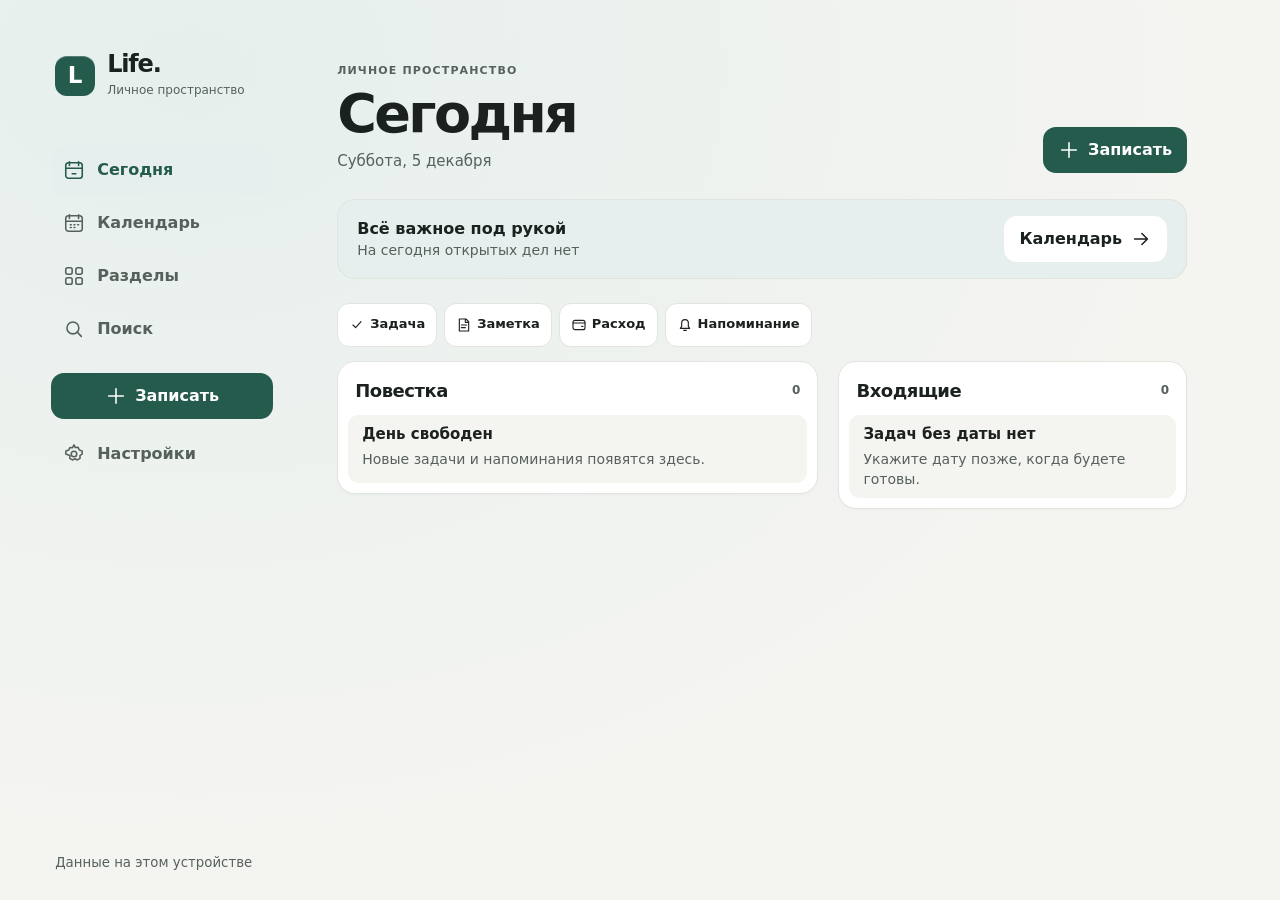
<file: index.html>
<!doctype html>
<html lang="ru"><head>
<meta charset="utf-8"><meta name="viewport" content="width=device-width, initial-scale=1, viewport-fit=cover">
<meta name="theme-color" content="#f4f6f3">
<meta name="description" content="Life — личное пространство для планов, заметок, дел и привычек.">
<meta name="apple-mobile-web-app-capable" content="yes">
<link rel="manifest" href="manifest.webmanifest"><link rel="apple-touch-icon" href="icons/apple-touch-icon.png"><link rel="icon" href="icons/icon-192.png">
<link rel="stylesheet" href="life-next.css?v=4.1.0"><title>Life — личное пространство</title>
</head><body>
<a class="skip" href="#main">К содержанию</a>
<div class="frame" id="frame" hidden>
  <aside class="shell">
    <div class="brand"><span class="mark" aria-hidden="true">L</span><div><b>Life.</b><small>Личное пространство</small></div></div>
    <nav id="nav" aria-label="Основная навигация"></nav>
    <button type="button" class="primary capture" data-action="add">Записать</button>
    <button type="button" class="prefs" data-route="settings" aria-label="Настройки">Настройки</button>
    <small class="device">Данные на этом устройстве</small>
  </aside>
  <main id="main" tabindex="-1"></main>
</div>
<dialog id="sheet" aria-labelledby="sheet-title"><div class="sheet-content"></div></dialog>
<div id="toast" class="toast" role="status" hidden></div>
<div id="gate" class="gate" hidden></div>
<noscript>Для работы Life нужен JavaScript. Данные остаются на устройстве.</noscript>
<script src="life-core.js?v=3.0.0"></script><script src="life-model.js?v=4.0.0"></script><script src="life-next.js?v=4.1.0"></script>
</body></html>
</file>
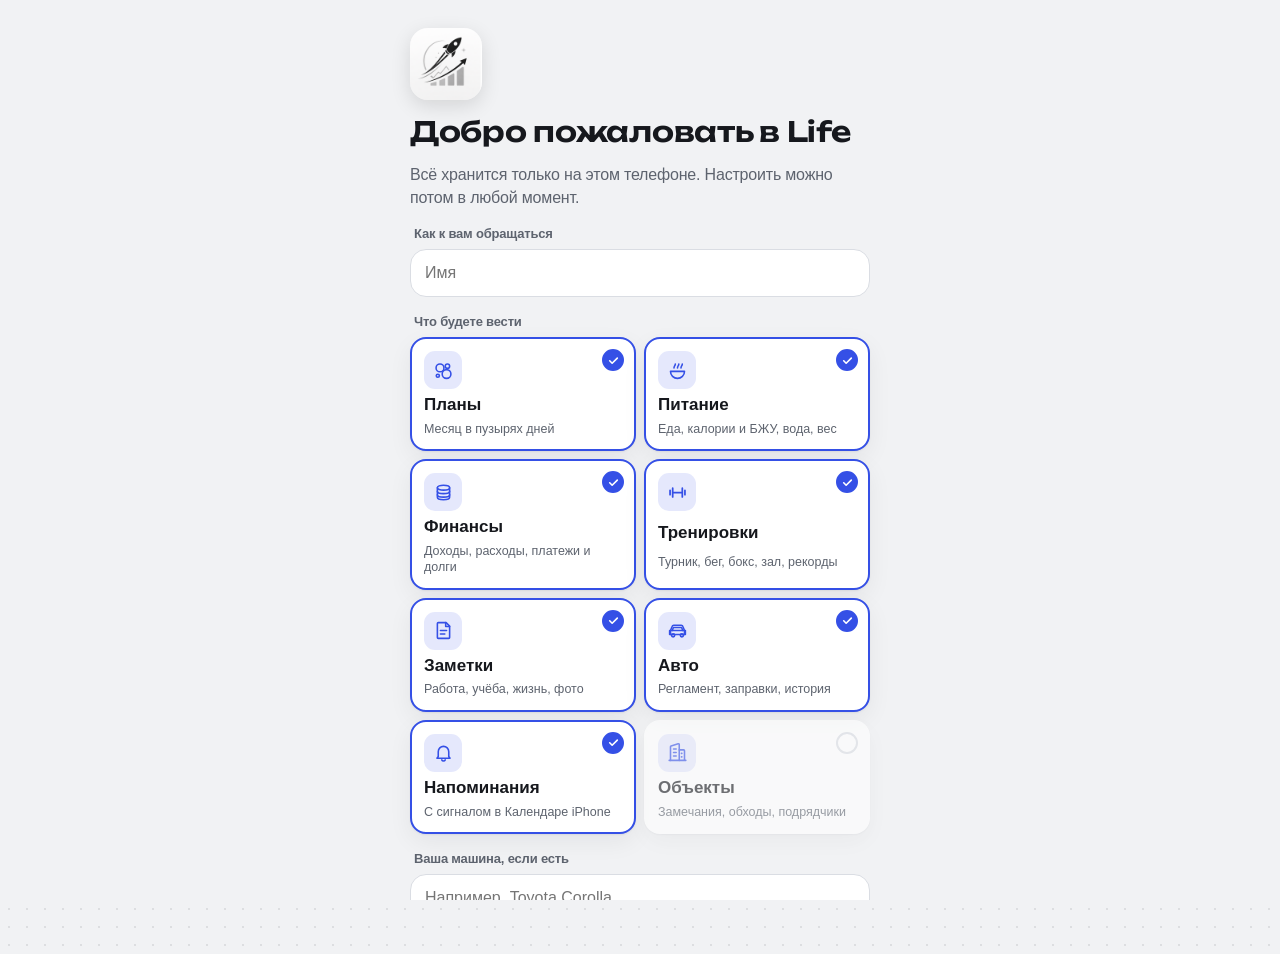
<file: legacy.html>
<!doctype html>
<html lang="ru" data-tabs="float" data-scale="regular" data-haptics="on"><head><meta charset="utf-8">
<meta name="viewport" content="width=device-width,initial-scale=1,viewport-fit=cover">
<title>Life</title>
<meta name="description" content="Личное приложение: заметки, планы, деньги, машина, объекты.">
<meta name="apple-mobile-web-app-capable" content="yes"><meta name="mobile-web-app-capable" content="yes">
<meta name="apple-mobile-web-app-title" content="Life"><meta name="apple-mobile-web-app-status-bar-style" content="black-translucent">
<meta name="theme-color" content="#F1F2F4"><meta name="format-detection" content="telephone=no">
<link rel="manifest" href="manifest.webmanifest"><link id="touchIcon" rel="apple-touch-icon" sizes="180x180" href="icons/apple-touch-icon.png"><link rel="icon" type="image/png" href="icons/icon-192.png">
<link rel="preconnect" href="https://fonts.googleapis.com"><link rel="preconnect" href="https://fonts.gstatic.com" crossorigin><link rel="stylesheet" href="https://fonts.googleapis.com/css2?family=Unbounded:wght@500;600;700&family=Caveat:wght@500;600;700&family=Marck+Script&family=Bad+Script&family=Neucha&family=Amatic+SC:wght@400;700&family=Comfortaa:wght@500;700&family=Lobster&family=Playfair+Display:wght@500;700&family=Press+Start+2P&display=swap">
<style>/* Life — личный органайзер для iPhone.
   Layout: один столбец по ширине телефона, крупные заголовки разделов, нижняя панель вкладок,
   формы во всплывающих снизу листах. Монохром из иконки + один акцентный цвет, который выбирает владелец. */
:root {
  --bg: #F1F2F4;
  --surface: #FFFFFF;
  --surface-2: #E8EAEE;
  --ink: #16181D;
  --ink-2: #5D636E;
  --ink-3: #8D939E;
  --line: #DADDE3;
  --accent: #3550E6;
  --accent-soft: rgba(53, 80, 230, .12);
  --on-accent: #FFFFFF;
  --ok: #1E8A5A;
  --warn: #C9821A;
  --bad: #CC3A3A;
  --ok-soft: rgba(30, 138, 90, .13);
  --warn-soft: rgba(201, 130, 26, .15);
  --bad-soft: rgba(204, 58, 58, .13);
  --wk: #D9434B;
  --wk-soft: rgba(217, 67, 75, .08);
  --dot: rgba(22, 24, 29, .09);
  --bar-bg: rgba(241, 242, 244, .82);
  --shadow: 0 1px 2px rgba(22, 24, 29, .06), 0 8px 24px rgba(22, 24, 29, .06);
  --scrim: rgba(10, 11, 14, .38);
  --font-display: "Unbounded", -apple-system, "SF Pro Display", "Segoe UI", Roboto, sans-serif;
  --font-body: -apple-system, "SF Pro Text", "Segoe UI", Roboto, "Helvetica Neue", Arial, sans-serif;
  --r-lg: 22px;
  --r-md: 14px;
  --r-sm: 10px;
  --sat: env(safe-area-inset-top, 0px);
  --sab: env(safe-area-inset-bottom, 0px);
  --tabbar: 58px;
}
@media (prefers-color-scheme: dark) {
  :root:not([data-theme="light"]) {
    --bg: #0D0E11; --surface: #181A1F; --surface-2: #23262D; --ink: #F2F3F5; --ink-2: #A5ABB6; --ink-3: #737985;
    --line: #2C2F36; --dot: rgba(242, 243, 245, .07); --bar-bg: rgba(13, 14, 17, .8);
    --shadow: 0 1px 2px rgba(0, 0, 0, .3); --scrim: rgba(0, 0, 0, .55);
    --ok: #3DBB82; --warn: #E6A54A; --bad: #EF6A6A;
    --ok-soft: rgba(61, 187, 130, .16); --warn-soft: rgba(230, 165, 74, .16); --bad-soft: rgba(239, 106, 106, .16); --wk: #FF7479; --wk-soft: rgba(255, 116, 121, .09);
    color-scheme: dark;
  }
}
:root[data-theme="dark"] {
  --bg: #0D0E11; --surface: #181A1F; --surface-2: #23262D; --ink: #F2F3F5; --ink-2: #A5ABB6; --ink-3: #737985;
  --line: #2C2F36; --dot: rgba(242, 243, 245, .07); --bar-bg: rgba(13, 14, 17, .8);
  --shadow: 0 1px 2px rgba(0, 0, 0, .3); --scrim: rgba(0, 0, 0, .55);
  --ok: #3DBB82; --warn: #E6A54A; --bad: #EF6A6A;
  --ok-soft: rgba(61, 187, 130, .16); --warn-soft: rgba(230, 165, 74, .16); --bad-soft: rgba(239, 106, 106, .16); --wk: #FF7479; --wk-soft: rgba(255, 116, 121, .09);
  color-scheme: dark;
}

[hidden] { display: none !important; }
* { box-sizing: border-box; -webkit-tap-highlight-color: transparent; }
html { background: var(--bg); -webkit-text-size-adjust: 100%; overscroll-behavior-x: none; }
body {
  margin: 0; background: var(--bg); color: var(--ink);
  font: 16px/1.4 var(--font-body);
  overscroll-behavior-y: none;
  padding-left: max(16px, env(safe-area-inset-left, 0px));
  padding-right: max(16px, env(safe-area-inset-right, 0px));
}
body::before { content: ""; position: fixed; inset: 0 0 auto; height: var(--sat); z-index: 30; background: var(--bg); }
button, input, textarea, select { font: inherit; color: inherit; }
button { touch-action: manipulation; cursor: pointer; }
:focus-visible { outline: 2px solid var(--accent); outline-offset: 2px; }
svg { display: block; }

#app { max-width: 560px; margin: 0 auto; padding-top: calc(var(--sat) + 12px); padding-bottom: calc(var(--tabbar) + var(--sab) + 28px); min-height: 100vh; }
#app.wp-dots { background-image: radial-gradient(var(--dot) 1.2px, transparent 1.3px); background-size: 18px 18px; background-attachment: local; }
body.wp-dots { background-image: radial-gradient(var(--dot) 1.2px, transparent 1.3px); background-size: 18px 18px; }
body.wp-glow { background-image: radial-gradient(120% 60% at 100% 0%, var(--accent-soft), transparent 70%); background-repeat: no-repeat; }

.view { display: grid; gap: 14px; }
.view.anim-fade { animation: vFade .24s ease-out; }
.view.anim-in { animation: vIn .3s cubic-bezier(.2, .9, .25, 1); }
.view.anim-back { animation: vBack .28s cubic-bezier(.2, .9, .25, 1); }
@keyframes vFade { from { opacity: 0; transform: translateY(8px); } to { opacity: 1; transform: none; } }
@keyframes vIn { from { opacity: 0; transform: translateX(36px); } to { opacity: 1; transform: none; } }
@keyframes vBack { from { opacity: 0; transform: translateX(-28px); } to { opacity: 1; transform: none; } }
html.no-scroll, html.no-scroll body { overflow: hidden; }
/* Экраны без прокрутки: дневник и его редактор помещаются целиком */
html.fixed-screen, html.fixed-screen body { overflow: hidden; overscroll-behavior: none; }
html.fixed-screen #app { height: 100vh; height: 100dvh; min-height: 0; display: flex; flex-direction: column; padding-bottom: calc(var(--tabbar) + var(--sab) + 10px); }
html.fixed-screen.editor-screen #app { padding-bottom: calc(var(--sab) + 10px); }
html.fixed-screen #view { flex: 1; min-height: 0; display: flex; flex-direction: column; }
html.fixed-screen #view > .view { flex: 1; min-height: 0; display: flex; flex-direction: column; gap: 10px; }
html.fixed-screen .dstage { flex: 1; min-height: 0; }
html.fixed-screen .deditor { flex: 1; min-height: 0; }
html.editor-screen .tabbar { transform: translateY(110%); pointer-events: none; }

/* Заголовок раздела */
.head { display: flex; align-items: flex-end; justify-content: space-between; gap: 12px; padding-top: 6px; }
.head h1 { margin: 0; font: 600 30px/1.1 var(--font-display); letter-spacing: -.01em; text-wrap: balance; }
.head .sub { color: var(--ink-2); font-size: 15px; margin-top: 4px; }
.head-actions { display: flex; gap: 8px; }
.icon-btn {
  width: 44px; height: 44px; border-radius: 50%; border: 0; display: grid; place-items: center;
  background: var(--surface); color: var(--ink); box-shadow: var(--shadow); transition: transform .12s;
}
.icon-btn.primary { background: var(--accent); color: var(--on-accent); }
.icon-btn:active, .btn:active, .chip:active, .row:active, .tile:active { transform: scale(.97); }
.icon-btn svg { width: 22px; height: 22px; }

/* Кнопки */
.btn {
  min-height: 48px; padding: 0 18px; border-radius: var(--r-md); border: 0;
  background: var(--surface-2); color: var(--ink); font-weight: 600; font-size: 16px;
  display: inline-flex; align-items: center; justify-content: center; gap: 8px; transition: transform .12s, background .2s;
}
.btn.primary { background: var(--accent); color: var(--on-accent); }
.btn.danger { background: var(--bad-soft); color: var(--bad); }
.btn.ghost { background: transparent; color: var(--accent); padding: 0 8px; min-height: 40px; }
.btn.sm { min-height: 38px; padding: 0 14px; font-size: 15px; border-radius: 12px; }
.btn svg { width: 18px; height: 18px; }
.btn-row { display: flex; gap: 10px; flex-wrap: wrap; }
.btn-row .btn { flex: 1 1 0; }

/* Карточки и списки */
.card { background: var(--surface); border-radius: var(--r-lg); padding: 16px; box-shadow: var(--shadow); min-width: 0; }
.card h2 { margin: 0 0 10px; font: 600 15px/1.2 var(--font-body); color: var(--ink-2); display: flex; justify-content: space-between; align-items: center; gap: 8px; }
.card h2 .link { color: var(--accent); font-weight: 600; background: none; border: 0; padding: 4px 0; font-size: 15px; }
.list { display: grid; gap: 2px; background: var(--surface); border-radius: var(--r-lg); overflow: hidden; box-shadow: var(--shadow); }
.row {
  display: flex; align-items: center; gap: 12px; padding: 13px 16px; background: var(--surface); border: 0; width: 100%;
  text-align: left; min-height: 56px; transition: transform .12s, background .15s; position: relative;
}
.row + .row::before, .row + .row.remark::before { content: ""; position: absolute; top: -1px; left: 16px; right: 0; height: 1px; background: var(--line); }
.row .grow { flex: 1; min-width: 0; }
.row .t, .row .m { display: block; }
.row .t { font-weight: 600; overflow-wrap: anywhere; }
.row .m { color: var(--ink-2); font-size: 14px; margin-top: 2px; overflow-wrap: anywhere; }
.row .r { color: var(--ink-3); font-size: 14px; text-align: right; flex-shrink: 0; font-variant-numeric: tabular-nums; }
.row.done .t { text-decoration: line-through; color: var(--ink-3); }
.empty { text-align: center; color: var(--ink-2); padding: 28px 16px; display: grid; gap: 12px; justify-items: center; }
.empty b { color: var(--ink); font-size: 17px; }
.section-label { font-size: 13px; color: var(--ink-2); font-weight: 600; margin: 6px 4px -6px; letter-spacing: .02em; }

/* Чипы и сегменты */
.chips { display: flex; gap: 8px; overflow-x: auto; scrollbar-width: none; margin: 0 -16px; padding: 2px 16px; }
.chips::-webkit-scrollbar { display: none; }
.chip {
  flex-shrink: 0; min-height: 38px; padding: 0 14px; border-radius: 999px; border: 1px solid var(--line);
  background: var(--surface); color: var(--ink); font-weight: 600; font-size: 15px; display: inline-flex; align-items: center; gap: 7px;
  transition: transform .12s, background .15s;
}
.chip .n { color: var(--ink-3); font-weight: 500; font-variant-numeric: tabular-nums; }
.chip.on { background: var(--ink); color: var(--bg); border-color: var(--ink); }
.chip.on .n { color: inherit; opacity: .7; }
.seg { display: grid; grid-auto-flow: column; grid-auto-columns: 1fr; background: var(--surface-2); border-radius: 12px; padding: 3px; gap: 3px; }
.seg button { border: 0; background: transparent; border-radius: 10px; min-height: 38px; font-weight: 600; font-size: 15px; color: var(--ink-2); transition: background .18s, color .18s; }
.seg button.on { background: var(--surface); color: var(--ink); box-shadow: 0 1px 3px rgba(0,0,0,.12); }

.dot { width: 10px; height: 10px; border-radius: 50%; flex-shrink: 0; }
.cat-work { background: #3B6FD8; } .cat-study { background: #9B5BD1; } .cat-life { background: #2E9C6A; }
.pill { display: inline-flex; align-items: center; gap: 5px; font-size: 13px; font-weight: 600; padding: 3px 9px; border-radius: 999px; white-space: nowrap; }
.pill.ok { background: var(--ok-soft); color: var(--ok); }
.pill.warn { background: var(--warn-soft); color: var(--warn); }
.pill.bad { background: var(--bad-soft); color: var(--bad); }
.pill.none { background: var(--surface-2); color: var(--ink-2); }
.tag-ex { font-size: 12px; font-weight: 600; color: var(--ink-3); border: 1px dashed var(--ink-3); border-radius: 6px; padding: 0 5px; margin-left: 6px; vertical-align: 2px; }

/* Главная */
.brand { display: flex; align-items: center; gap: 10px; }
.brand img { width: 40px; height: 40px; border-radius: 10px; }
.brand span { font: 700 22px/1 var(--font-display); letter-spacing: -.02em; }
.hello h1 { margin: 6px 0 0; font: 600 28px/1.15 var(--font-display); letter-spacing: -.01em; text-wrap: balance; }
.hello p { margin: 6px 0 0; color: var(--ink-2); font-size: 16px; }
.quick { display: grid; grid-template-columns: repeat(5, minmax(0, 1fr)); gap: 7px; }
.tile {
  border: 0; background: var(--surface); border-radius: 18px; padding: 11px 2px; display: grid; justify-items: center; gap: 7px; min-width: 0;
  font-size: 11.5px; font-weight: 600; color: var(--ink); box-shadow: var(--shadow); transition: transform .12s; line-height: 1.15; text-align: center;
}
.tile .ic { width: 40px; height: 40px; border-radius: 12px; display: grid; place-items: center; background: var(--accent-soft); color: var(--accent); }
.tile .ic svg { width: 22px; height: 22px; }
.big-num { font: 600 30px/1.1 var(--font-display); letter-spacing: -.02em; font-variant-numeric: tabular-nums; }
.big-num small { font: 500 15px var(--font-body); color: var(--ink-2); letter-spacing: 0; }
.mini-car { display: flex; align-items: center; gap: 12px; }
.mini-car svg { width: 120px; flex-shrink: 0; }
.mini-car > div { min-width: 0; }
.mini-car .pill { white-space: normal; line-height: 1.3; border-radius: 9px; }

/* Прогресс */
.bar { height: 7px; border-radius: 999px; background: var(--surface-2); overflow: hidden; }
.bar i { display: block; height: 100%; border-radius: inherit; background: var(--accent); transform-origin: left; transition: width .4s ease; }
.bar.ok i { background: var(--ok); } .bar.warn i { background: var(--warn); } .bar.bad i { background: var(--bad); }
.ring { --p: 0; width: 64px; height: 64px; border-radius: 50%; flex-shrink: 0; display: grid; place-items: center;
  background: conic-gradient(var(--c, var(--accent)) calc(var(--p) * 1%), var(--surface-2) 0); }
.ring span { width: 50px; height: 50px; border-radius: 50%; background: var(--surface); display: grid; place-items: center; font-weight: 700; font-size: 14px; font-variant-numeric: tabular-nums; }

/* Авто */
.car-hero { display: grid; gap: 6px; padding: 18px 16px 14px; position: relative; overflow: hidden; }
.car-hero .car-svg { width: 100%; max-width: 360px; margin: 2px auto 0; }
.car-hero .name { font: 600 24px/1.1 var(--font-display); letter-spacing: -.01em; }
.car-hero .meta { color: var(--ink-2); font-size: 15px; }
.car-hero .edit { position: absolute; right: 12px; top: 12px; }
.odo { display: flex; align-items: baseline; justify-content: space-between; gap: 10px; flex-wrap: wrap; border-top: 1px solid var(--line); padding-top: 12px; margin-top: 4px; }
.odo .lbl { color: var(--ink-2); font-size: 14px; }
.svc { display: grid; gap: 8px; }
.svc-top { display: flex; justify-content: space-between; align-items: flex-start; gap: 10px; }
.svc-meta { color: var(--ink-2); font-size: 14px; display: flex; justify-content: space-between; gap: 10px; flex-wrap: wrap; font-variant-numeric: tabular-nums; }
.note-small { color: var(--ink-3); font-size: 13px; padding: 0 6px; }
.todo-add { display: flex; gap: 8px; }
.todo-add input { flex: 1; min-width: 0; }
.check {
  width: 28px; height: 28px; border-radius: 50%; border: 2px solid var(--ink-3); background: transparent; flex-shrink: 0;
  display: grid; place-items: center; padding: 0; transition: background .15s, border-color .15s;
}
.check.on { background: var(--accent); border-color: var(--accent); color: var(--on-accent); }
.check svg { width: 16px; height: 16px; }
.row .act { width: 40px; height: 40px; border: 0; border-radius: 12px; background: var(--surface-2); color: var(--ink-2); display: grid; place-items: center; flex-shrink: 0; }
.row .act svg { width: 19px; height: 19px; }

/* Копилка */
.goal { display: grid; gap: 12px; }
.goal-top { display: flex; gap: 14px; align-items: center; }
.goal-top .grow { flex: 1; min-width: 0; }
.goal-top .t { font-weight: 700; font-size: 17px; overflow-wrap: anywhere; }
.goal-top .m { color: var(--ink-2); font-size: 14px; margin-top: 2px; font-variant-numeric: tabular-nums; }
.amount-plus { color: var(--ok); font-weight: 700; } .amount-minus { color: var(--bad); font-weight: 700; }

/* Заметки */
.notes-grid { display: grid; gap: 10px; }
.note-card { border: 0; text-align: left; background: var(--surface); border-radius: 18px; padding: 14px 16px; box-shadow: var(--shadow); display: grid; gap: 6px; transition: transform .12s; width: 100%; }
.note-card:active { transform: scale(.98); }
.note-card .top { display: flex; align-items: center; gap: 8px; font-size: 13px; color: var(--ink-2); font-weight: 600; }
.note-card .top .when { margin-left: auto; color: var(--ink-3); font-weight: 500; }
.note-card .t { font-weight: 700; font-size: 17px; overflow-wrap: anywhere; }
.note-card .b { color: var(--ink-2); font-size: 15px; display: -webkit-box; -webkit-line-clamp: 3; -webkit-box-orient: vertical; overflow: hidden; white-space: pre-line; overflow-wrap: anywhere; }
.search { position: relative; }
.search input[type=search] { padding-left: 42px; }
.search svg { position: absolute; left: 13px; top: 50%; transform: translateY(-50%); width: 18px; height: 18px; color: var(--ink-3); pointer-events: none; }

/* Поля */
.field { display: grid; gap: 6px; }
.field > span { font-size: 13px; color: var(--ink-2); font-weight: 600; padding-left: 4px; }
input[type=text], input[type=number], input[type=date], input[type=time], input[type=search], textarea, select {
  width: 100%; min-height: 48px; border-radius: var(--r-md); border: 1px solid var(--line); background: var(--surface);
  padding: 11px 14px; font-size: 16px; outline: none; -webkit-appearance: none; appearance: none; transition: border-color .15s;
}
input:focus, textarea:focus, select:focus { border-color: var(--accent); }
textarea { resize: none; min-height: 160px; line-height: 1.45; }
select { background-image: linear-gradient(45deg, transparent 50%, var(--ink-3) 50%), linear-gradient(135deg, var(--ink-3) 50%, transparent 50%); background-position: calc(100% - 20px) 21px, calc(100% - 14px) 21px; background-size: 6px 6px; background-repeat: no-repeat; padding-right: 36px; }
input[type=date], input[type=time] { display: block; }
.two { display: grid; grid-template-columns: 1fr 1fr; gap: 10px; }
.switch-row { display: flex; align-items: center; justify-content: space-between; gap: 12px; min-height: 48px; }
.switch { position: relative; width: 52px; height: 32px; flex-shrink: 0; }
.switch input { position: absolute; inset: 0; opacity: 0; margin: 0; cursor: pointer; z-index: 1; }
.switch i { position: absolute; inset: 0; border-radius: 999px; background: var(--surface-2); transition: background .2s; }
.switch i::after { content: ""; position: absolute; top: 3px; left: 3px; width: 26px; height: 26px; border-radius: 50%; background: #fff; box-shadow: 0 1px 3px rgba(0,0,0,.25); transition: transform .2s; }
.switch input:checked + i { background: var(--accent); }
.switch input:checked + i::after { transform: translateX(20px); }

/* Нижняя панель */
.tabbar {
  position: fixed; left: 0; right: 0; bottom: 0; z-index: 20;
  padding: 6px max(8px, env(safe-area-inset-right, 0px)) calc(var(--sab) + 4px) max(8px, env(safe-area-inset-left, 0px));
  background: var(--bar-bg); -webkit-backdrop-filter: saturate(1.6) blur(18px); backdrop-filter: saturate(1.6) blur(18px);
  border-top: 1px solid var(--line); transition: transform .25s ease;
}
.tabbar nav { max-width: 560px; margin: 0 auto; display: grid; grid-template-columns: repeat(5, minmax(0, 1fr)); }
.tabbar button { border: 0; background: none; color: var(--ink-3); display: grid; justify-items: center; gap: 3px; padding: 4px 0; min-height: 50px; font-size: 10.5px; font-weight: 600; transition: color .15s; }
.tabbar button svg { width: 25px; height: 25px; transition: transform .2s; }
.tabbar button.on { color: var(--accent); }
.tabbar button.on svg { transform: translateY(-1px); }

/* Листы снизу */
.scrim { position: fixed; inset: 0; background: var(--scrim); z-index: 40; opacity: 0; transition: opacity .25s; }
.scrim.show { opacity: 1; }
.sheet {
  position: fixed; left: 0; right: 0; bottom: 0; z-index: 41; max-height: calc(100% - var(--sat) - 12px);
  background: var(--bg); border-radius: 22px 22px 0 0; display: flex; flex-direction: column;
  transform: translateY(105%); transition: transform .32s cubic-bezier(.2, .9, .25, 1); will-change: transform;
  max-width: 600px; margin: 0 auto;
}
.sheet.show { transform: none; }
.sheet-head { display: flex; align-items: center; justify-content: space-between; gap: 10px; padding: 8px 16px 6px; position: relative; flex-shrink: 0; }
.sheet-head::before { content: ""; position: absolute; top: 6px; left: 50%; width: 38px; height: 5px; margin-left: -19px; border-radius: 3px; background: var(--line); }
.sheet-head h3 { margin: 14px 0 4px; font: 600 20px/1.2 var(--font-display); letter-spacing: -.01em; }
.sheet-head .icon-btn { width: 36px; height: 36px; margin-top: 10px; box-shadow: none; background: var(--surface-2); }
.sheet-head .icon-btn svg { width: 18px; height: 18px; }
.sheet-body {
  overflow-y: auto; -webkit-overflow-scrolling: touch; overscroll-behavior: contain; display: grid; gap: 14px; align-content: start;
  padding: 8px max(16px, env(safe-area-inset-right, 0px)) calc(var(--sab) + 18px) max(16px, env(safe-area-inset-left, 0px));
}
.confirm { display: grid; gap: 10px; background: var(--bad-soft); border-radius: var(--r-md); padding: 14px; }
.confirm p { margin: 0; color: var(--ink); font-weight: 600; }

/* Настройки */
.swatches { display: flex; flex-wrap: wrap; gap: 12px; }
.swatch { width: 40px; height: 40px; border-radius: 50%; border: 0; padding: 0; box-shadow: inset 0 0 0 1px rgba(0,0,0,.12); position: relative; }
.swatch.on::after { content: ""; position: absolute; inset: -5px; border-radius: 50%; border: 2.5px solid var(--ink); }
.icon-choices { display: grid; grid-template-columns: repeat(3, minmax(0, 1fr)); gap: 10px; }
.icon-choice { border: 2px solid transparent; background: var(--surface); border-radius: 18px; padding: 10px; display: grid; gap: 8px; justify-items: center; font-size: 13px; font-weight: 600; }
.icon-choice.on { border-color: var(--accent); }
.icon-choice img { width: 64px; height: 64px; border-radius: 15px; box-shadow: 0 2px 8px rgba(0,0,0,.15); }
.wid-row { display: flex; align-items: center; gap: 8px; padding: 10px 12px 10px 16px; background: var(--surface); }
.wid-row .grow { flex: 1; font-weight: 600; }
.wid-row .mv { width: 36px; height: 36px; border-radius: 10px; border: 0; background: var(--surface-2); color: var(--ink-2); display: grid; place-items: center; }
.wid-row .mv:disabled { opacity: .35; }
.wid-row .mv svg { width: 18px; height: 18px; }
.wid-list { display: grid; gap: 1px; background: var(--line); border-radius: var(--r-lg); overflow: hidden; }

/* Подсказки и тосты */
.banner { display: flex; gap: 12px; align-items: center; background: var(--accent-soft); border-radius: 18px; padding: 12px 14px; }
.banner .grow { flex: 1; min-width: 0; font-size: 14px; }
.banner b { display: block; font-size: 15px; }
.toast {
  position: fixed; left: 50%; bottom: calc(var(--tabbar) + var(--sab) + 18px); z-index: 60; transform: translate(-50%, 20px);
  background: var(--ink); color: var(--bg); padding: 11px 16px; border-radius: 14px; font-weight: 600; font-size: 15px;
  opacity: 0; transition: opacity .2s, transform .25s; pointer-events: none; max-width: calc(100% - 32px); text-align: center;
}
.toast.show { opacity: 1; transform: translate(-50%, 0); }
.ops { display: grid; gap: 1px; background: var(--line); border-radius: var(--r-md); overflow: hidden; }
.ops .row { min-height: 50px; padding: 10px 12px; }
.ops .row + .row::before, .row + .row.remark::before { display: none; }

/* Расходы */
.icon-btn:disabled { opacity: .35; }
.month-nav { display: flex; align-items: center; justify-content: space-between; gap: 10px; }
.month-nav b { font: 600 17px/1.2 var(--font-display); letter-spacing: -.01em; }
.month-nav .icon-btn { width: 40px; height: 40px; }
.cat-bars { display: grid; gap: 4px; }
.cat-bar { display: flex; align-items: center; gap: 10px; border: 0; background: none; padding: 7px 6px; margin: 0 -6px; border-radius: 12px; text-align: left; width: calc(100% + 12px); transition: background .15s; }
.cat-bar.on { background: var(--accent-soft); }
.cat-bar .e, .cat-ic { width: 36px; height: 36px; border-radius: 11px; background: var(--surface-2); display: grid; place-items: center; font-size: 19px; flex-shrink: 0; }
.cat-bar .grow { flex: 1; min-width: 0; display: grid; gap: 5px; }
.cat-bar .nm { display: flex; justify-content: space-between; gap: 8px; font-size: 15px; }
.cat-bar .nm span { overflow: hidden; text-overflow: ellipsis; white-space: nowrap; min-width: 0; }
.cat-bar .nm b { font-variant-numeric: tabular-nums; flex-shrink: 0; }
.cat-bar .bar { height: 5px; }
.cat-bar .pc { width: 38px; text-align: right; color: var(--ink-3); font-size: 13px; font-variant-numeric: tabular-nums; flex-shrink: 0; }
.day-label { display: flex; justify-content: space-between; font-variant-numeric: tabular-nums; }
.row .amt { color: var(--ink); font-weight: 600; }
.top-cats { display: flex; flex-wrap: wrap; gap: 6px 14px; margin-top: 10px; font-size: 14px; color: var(--ink-2); }
.top-cats .e { margin-right: 4px; }
.top-cats b { color: var(--ink); font-weight: 600; font-variant-numeric: tabular-nums; }
.exp-form { display: grid; gap: 14px; }
.amount-in { display: flex; align-items: baseline; justify-content: center; gap: 8px; background: var(--surface); border-radius: var(--r-lg); padding: 14px 16px; border: 1px solid var(--line); }
.amount-in:focus-within { border-color: var(--accent); }
.amount-in input { border: 0 !important; background: transparent !important; padding: 0 !important; min-height: 0 !important; font: 600 40px/1.1 var(--font-display) !important; letter-spacing: -.02em; text-align: right; width: 100%; max-width: 260px; font-variant-numeric: tabular-nums; }
.amount-in span { font: 600 26px var(--font-display); color: var(--ink-3); }
.sel-cat { text-align: center; color: var(--ink-3); font-weight: 600; font-size: 15px; margin-top: -4px; }
.sel-cat.ok { color: var(--accent); }
.cat-group { display: grid; gap: 8px; }
.cat-group + .cat-group { margin-top: 6px; }
.cat-gname { font-size: 13px; font-weight: 600; color: var(--ink-2); padding-left: 4px; }
.cat-grid { display: grid; grid-template-columns: repeat(4, minmax(0, 1fr)); gap: 7px; }
.cat-tile { border: 2px solid transparent; background: var(--surface); border-radius: 16px; padding: 9px 4px 8px; display: grid; justify-items: center; gap: 5px; min-height: 78px; transition: transform .1s, border-color .15s, background .15s; }
.cat-tile:active { transform: scale(.95); }
.cat-tile .e { font-size: 26px; line-height: 1; }
.cat-tile .nm { font-size: 11.5px; font-weight: 600; line-height: 1.15; text-align: center; color: var(--ink); overflow-wrap: anywhere; hyphens: auto; }
.cat-tile.on { border-color: var(--accent); background: var(--accent-soft); }
.cat-tile.add { border: 2px dashed var(--line); background: transparent; }
.cat-tile.add .e { color: var(--accent); font-weight: 700; }
.newcat { display: grid; gap: 10px; background: var(--surface); border-radius: var(--r-lg); padding: 12px; }
.emoji-row { display: flex; flex-wrap: wrap; gap: 6px; }
.emoji-row button { width: 40px; height: 40px; border-radius: 11px; border: 2px solid transparent; background: var(--surface-2); font-size: 20px; padding: 0; }
.emoji-row button.on { border-color: var(--accent); }
.sticky-save { position: sticky; bottom: calc(-18px - var(--sab)); margin: 0 -16px calc(-18px - var(--sab)); padding: 10px 16px calc(var(--sab) + 14px); background: linear-gradient(transparent, var(--bg) 30%); display: grid; }

@media (prefers-reduced-motion: reduce) {
  *, *::before, *::after { animation: none !important; transition: none !important; }
}
@media (max-width: 374px) {
  .quick { grid-template-columns: repeat(3, minmax(0, 1fr)); }
  .cat-grid { grid-template-columns: repeat(3, minmax(0, 1fr)); }
  .head h1 { font-size: 26px; }
}

/* ===== 1.2 ===== */
.head-text { min-width: 0; }
.head .sub .t-bad { color: var(--bad); font-weight: 600; }
.detail-top { display: flex; align-items: center; justify-content: space-between; gap: 10px; min-height: 44px; }
.back-btn { display: inline-flex; align-items: center; gap: 2px; border: 0; background: none; color: var(--accent); font-weight: 600; font-size: 17px; padding: 8px 8px 8px 0; margin-left: -6px; min-height: 44px; }
.back-btn svg { width: 24px; height: 24px; }
.back-btn:active { opacity: .6; }
.icon-btn.sm { width: 34px; height: 34px; box-shadow: none; background: transparent; }
.icon-btn.sm svg { width: 18px; height: 18px; }
.sec-ic { width: 38px; height: 38px; border-radius: 11px; background: var(--accent-soft); color: var(--accent); display: grid; place-items: center; flex-shrink: 0; }
.sec-ic svg { width: 21px; height: 21px; }
.sec-ic.sm { width: 32px; height: 32px; border-radius: 9px; } .sec-ic.sm svg { width: 18px; height: 18px; }
.chev { color: var(--ink-3); flex-shrink: 0; } .chev svg { width: 18px; height: 18px; }
.row.big { min-height: 64px; }
.banner-acts { display: flex; align-items: center; gap: 4px; flex-shrink: 0; }
.money-row { display: flex; gap: 18px 26px; flex-wrap: wrap; align-items: flex-end; }
.money-row .lbl { font-size: 13px; color: var(--ink-2); margin-bottom: 2px; }
.big-num.muted { color: var(--ink-2); }
.balance { display: grid; grid-template-columns: repeat(3, minmax(0, 1fr)); gap: 8px; margin-top: 12px; padding-top: 12px; border-top: 1px solid var(--line); }
.balance div { display: grid; gap: 2px; min-width: 0; }
.balance span { font-size: 12.5px; color: var(--ink-2); }
.balance b { font-size: 15px; font-variant-numeric: tabular-nums; white-space: nowrap; overflow: hidden; text-overflow: ellipsis; }
.balance b.pos, .row .amt.pos { color: var(--ok); } .balance b.neg { color: var(--bad); }
.chip .x { display: inline-flex; margin-left: 2px; } .chip .x svg { width: 14px; height: 14px; }
.chips.wrap { flex-wrap: wrap; overflow: visible; margin: 0; padding: 0; }
.form { display: grid; gap: 14px; }
.three { display: grid; grid-template-columns: 1fr 1fr 1.4fr; gap: 8px; }
.sticky-save.two-btn { grid-template-columns: 1fr 1fr; gap: 10px; }
.sheet-body.swap { animation: vFade .22s ease-out; }
.sheet-head .lead { display: flex; align-items: center; gap: 4px; min-width: 0; }
#sheetBack { margin-left: -6px; background: transparent; color: var(--accent); }
.amount-in.inc input { color: var(--ok); }
.cat-compact .cat-gname { display: none; }
.cat-compact .cat-group:nth-child(n+2) { display: none; }
.auto-tag { font-style: normal; color: var(--accent); font-weight: 600; margin-left: 6px; }
.toast { pointer-events: none; display: flex; align-items: center; gap: 12px; }
.toast.has-undo { pointer-events: auto; padding-right: 8px; }
.toast button { border: 0; background: rgba(var(--accent-rgb, 53,80,230), .9); color: #fff; font-weight: 700; border-radius: 10px; padding: 7px 12px; font-size: 14px; }
.day-head { margin: 4px 4px -6px; } .day-head .link { border: 0; background: none; color: var(--ink-2); font-weight: 600; font-size: 13px; padding: 4px 0; }
.section-label { display: flex; justify-content: space-between; gap: 8px; font-variant-numeric: tabular-nums; }

/* Пузыри */
.bubbles-card { background: var(--surface); border-radius: var(--r-lg); box-shadow: var(--shadow); overflow: hidden; }
.plan-filter { margin: 12px 12px 0; }
.plan-filter button span { margin-left: 5px; font-size: 12px; font-weight: 600; color: var(--ink-3); font-variant-numeric: tabular-nums; }
.plan-filter button.on span { color: var(--accent); }
.wd-head { position: relative; height: 24px; margin-top: 8px; overflow: hidden; pointer-events: none; }
.wd-head span { position: absolute; left: -16px; top: 3px; width: 32px; text-align: center; font-size: 11.5px; font-weight: 700; color: var(--ink-3); }
.wd-head span.we { color: var(--wk); }
.bubbles { position: relative; height: 300px; overflow: hidden; touch-action: pan-y; user-select: none; -webkit-user-select: none; -webkit-touch-callout: none; contain: layout paint; }
.bubbles.zoomed { touch-action: none; }
.bub-layer { position: absolute; left: 0; top: 0; width: 100%; height: 100%; transform-origin: 0 0; will-change: transform; --k: 1; }
.wk-band { position: absolute; left: 0; top: 0; width: calc(var(--w) * var(--k) * 1px); height: calc(var(--h) * var(--k) * 1px); transform: translate3d(calc(var(--x) * var(--k) * 1px), calc(var(--y) * var(--k) * 1px), 0); background: var(--wk-soft); border-radius: calc(var(--k) * 18px); }
.bub { position: absolute; left: 0; top: 0; width: calc(var(--d) * var(--k) * 1px); height: calc(var(--d) * var(--k) * 1px); transform: translate3d(calc(var(--x) * var(--k) * 1px), calc(var(--y) * var(--k) * 1px), 0); border: 0; padding: 0; background: none; cursor: pointer; -webkit-tap-highlight-color: transparent; }
.bub-in { position: absolute; inset: 0; animation: bubFloat var(--dur, 6s) ease-in-out var(--dl, 0s) infinite alternate; transition: opacity .3s ease; }
.bubbles.still .bub-in { animation-play-state: paused; }
@keyframes bubFloat { from { transform: translate3d(calc(var(--fx, 3px) * -1), calc(var(--fy, 3px) * -1), 0); } to { transform: translate3d(var(--fx, 3px), var(--fy, 3px), 0); } }
.bub-c { position: absolute; inset: 0; border-radius: 50%; container-type: size; overflow: hidden; background: var(--surface-2); color: var(--ink); border: 1.5px solid transparent;
  transform: scale(.2); opacity: 0; transition: transform .5s cubic-bezier(.3, 1.6, .5, 1) var(--dd, 0ms), opacity .25s ease var(--dd, 0ms), background-color .25s, border-color .25s; }
.bubbles.ready .bub-c { transform: none; opacity: 1; }
.bub:active .bub-c { transform: scale(.94); transition-delay: 0s; }
.bub-t { position: absolute; inset: 0; display: flex; flex-direction: column; align-items: center; justify-content: center; text-align: center; line-height: 1; }
.bub-h { display: flex; flex-direction: column; align-items: center; }
.bub-h b { font: 600 38cqw/1 var(--font-display); letter-spacing: -.02em; font-variant-numeric: tabular-nums; }
.bub-h small { display: none; font-size: 13cqw; font-weight: 700; color: var(--ink-3); margin-top: 3cqw; }
.bub-dots { display: flex; gap: max(1.5px, 3cqw); margin-top: 5cqw; }
.bub-dots i { width: max(4px, 9cqw); height: max(4px, 9cqw); border-radius: 50%; background: var(--accent); }
.bub-dots i.d { background: var(--ok); }
.bub-list, .bub-free { display: none; }
.bub.past .bub-t { opacity: .5; }
.bub.has .bub-c { background: rgba(var(--accent-rgb, 53,80,230), .14); border-color: rgba(var(--accent-rgb, 53,80,230), .45); }
.bub.has.past .bub-t { opacity: .8; }
.bub.all-done .bub-c { background: var(--ok-soft); border-color: var(--ok); }
.bub.wkend:not(.has) .bub-c { background: color-mix(in srgb, var(--wk) 13%, var(--surface)); }
.bub.wkend .bub-h b, .bub.wkend .bub-h small { color: var(--wk); }
.bub.today .bub-c { background: var(--accent); border-color: var(--accent); color: var(--on-accent); box-shadow: 0 6px 18px rgba(var(--accent-rgb, 53,80,230), .4); }
.bub.today .bub-h b, .bub.today .bub-h small, .bub.today .bub-free { color: var(--on-accent); }
.bub.today .bub-dots i { background: var(--on-accent); }
.bub.goal .bub-c { background: var(--surface); border: 1.5px dashed var(--accent); }
.bub.goal .bub-t { padding: 14%; }
.bub.goal.all-done .bub-c { border-color: var(--ok); border-style: solid; background: var(--ok-soft); }
.g-t { font-size: max(9px, 11.5cqw); font-weight: 700; line-height: 1.15; display: -webkit-box; -webkit-line-clamp: 3; -webkit-box-orient: vertical; overflow: hidden; overflow-wrap: break-word; }
.g-ok { color: var(--ok); } .g-ok svg { width: 14px; height: 14px; }
/* Фильтр дней: остальные пузыри приглушаются, сетка месяца остаётся на месте */
.bubbles.f-free .bub:not(.free) .bub-in, .bubbles.f-busy .bub:not(.has) .bub-in { opacity: .14; }
.bubbles.f-free .bub.free:not(.today) .bub-c { background: var(--ok-soft); border-color: var(--ok); }
.bp { font-size: 9.4cqw; font-weight: 600; line-height: 1.22; text-align: left; width: 100%; overflow: hidden; white-space: nowrap; text-overflow: ellipsis; display: block; }
.bp.x { display: none; }
.bp i.dot { width: 1.5cqw; min-width: 5px; height: 1.5cqw; min-height: 5px; display: inline-block; margin-right: 1.6cqw; transform: translateY(-.15em); }
.bp em { font-style: normal; color: var(--accent); font-variant-numeric: tabular-nums; }
.bp.d { text-decoration: line-through; opacity: .55; }
.bp.more { color: var(--ink-3); }
.bub.today .bp em { color: var(--on-accent); opacity: .85; }
/* Содержимое пузыря зависит от его размера на экране */
@container (min-width: 64px) {
  .bub-h small { display: block; }
  .bub-h b { font-size: 33cqw; }
  .g-t { -webkit-line-clamp: 4; }
}
@container (min-width: 104px) {
  .bub.has .bub-t { align-items: stretch; padding: 15% 11%; }
  .bub.has .bub-h { flex-direction: row; align-items: baseline; justify-content: center; gap: 3cqw; margin-bottom: 5cqw; }
  .bub.has .bub-h b { font-size: 15cqw; }
  .bub.has .bub-h small { margin-top: 0; font-size: 8.5cqw; }
  .bub:not(.has) .bub-h b { font-size: 26cqw; }
  .bub-dots { display: none; }
  .bub-free { display: block; font-size: 9cqw; font-weight: 600; color: var(--ink-3); margin-top: 5cqw; }
  .bub-list { display: grid; gap: 2.6cqw; width: 100%; justify-items: start; }
  .g-t { font-size: 10cqw; -webkit-line-clamp: 6; }
}
@container (min-width: 200px) {
  .bp, .bp.x { font-size: calc(7.4cqw * var(--fit, 1)); white-space: normal; overflow-wrap: break-word; display: -webkit-box; -webkit-line-clamp: 2; -webkit-box-orient: vertical; }
  .bp.more { display: none; }
}

.bubbles-foot { display: flex; align-items: center; justify-content: space-between; gap: 10px; padding: 10px 12px 10px 16px; color: var(--ink-2); font-size: 13.5px; font-variant-numeric: tabular-nums; }
.bubbles-foot > span { display: grid; gap: 2px; line-height: 1.25; }
.zoom-hint { font-size: 12px; color: var(--ink-3); }
.zoom-btns { display: flex; gap: 6px; flex-shrink: 0; }
.zoom-btns .icon-btn { width: 38px; height: 38px; box-shadow: none; background: var(--surface-2); }
.zoom-btns .icon-btn svg { width: 18px; height: 18px; }
.zoom-btns .icon-btn:disabled { opacity: .35; }
@media (prefers-reduced-motion: reduce) { .bub-in { animation: none; } }

/* Фото */
.ph-strip { display: flex; gap: 8px; overflow-x: auto; scrollbar-width: none; margin: 0 -16px; padding: 2px 16px; }
.ph-strip::-webkit-scrollbar { display: none; }
.ph { width: 76px; height: 76px; flex-shrink: 0; border-radius: 14px; overflow: hidden; border: 0; padding: 0; background: var(--surface-2); position: relative; display: grid; place-items: center; color: var(--ink-2); }
.ph img { width: 100%; height: 100%; object-fit: cover; display: block; }
.ph.add { border: 2px dashed var(--line); background: transparent; display: grid; gap: 2px; justify-items: center; align-content: center; font-size: 12px; font-weight: 600; cursor: pointer; }
.ph.add svg { width: 24px; height: 24px; color: var(--accent); }
.ph.sm { width: 46px; height: 46px; border-radius: 10px; }
.ph.more { font-size: 13px; font-weight: 700; }
.note-photos { display: flex; gap: 6px; margin-top: 2px; }
.ph-count { display: inline-flex; align-items: center; gap: 3px; color: var(--ink-3); font-size: 13px; } .ph-count svg { width: 15px; height: 15px; }
.viewer { position: fixed; inset: 0; z-index: 70; background: rgba(0,0,0,.94); display: grid; grid-template-rows: auto 1fr auto; opacity: 0; transition: opacity .2s; color: #fff;
  padding: calc(var(--sat) + 8px) max(12px, env(safe-area-inset-right, 0px)) calc(var(--sab) + 12px) max(12px, env(safe-area-inset-left, 0px)); }
.viewer.show { opacity: 1; }
.vw-top, .vw-bottom { display: flex; align-items: center; justify-content: space-between; gap: 10px; min-height: 48px; }
.viewer img { max-width: 100%; max-height: 100%; object-fit: contain; place-self: center; border-radius: 6px; touch-action: pan-y; }
.viewer .icon-btn { background: rgba(255,255,255,.14); color: #fff; box-shadow: none; }
.vw-nav { display: flex; gap: 8px; }
.viewer .btn.danger { background: rgba(239,106,106,.2); color: #FF9C9C; }
.vw-box { display: flex; gap: 8px; align-items: center; flex-wrap: wrap; }

/* Код-пароль */
.lock { position: fixed; inset: 0; z-index: 80; background: var(--bg); display: flex; flex-direction: column; align-items: center; justify-content: center; gap: 16px; opacity: 0; transition: opacity .2s;
  padding: calc(var(--sat) + 20px) 24px calc(var(--sab) + 20px); text-align: center; }
.lock.show { opacity: 1; }
.lock img { width: 64px; height: 64px; border-radius: 16px; }
.lock h2 { margin: 0; font: 600 20px/1.2 var(--font-display); }
.lock-dots { display: flex; gap: 16px; }
.lock-dots i { width: 14px; height: 14px; border-radius: 50%; border: 2px solid var(--ink-2); transition: background .12s, transform .12s; }
.lock-dots i.on { background: var(--ink); border-color: var(--ink); transform: scale(1.1); }
.lock-dots.shake { animation: shake .4s; }
@keyframes shake { 20%, 60% { transform: translateX(-10px); } 40%, 80% { transform: translateX(10px); } }
.lock-msg { min-height: 20px; color: var(--bad); font-size: 14px; margin: 0; }
.keypad { display: grid; grid-template-columns: repeat(3, 76px); gap: 14px 22px; }
.keypad button { width: 76px; height: 76px; border-radius: 50%; border: 0; background: var(--surface); box-shadow: var(--shadow); font: 500 30px var(--font-display); color: var(--ink); display: grid; place-items: center; transition: background .1s, transform .1s; }
.keypad button:active { background: var(--surface-2); transform: scale(.94); }
.keypad button svg { width: 26px; height: 26px; }
.lock .btn.ghost { min-height: 44px; }
.forgot { display: grid; gap: 10px; max-width: 340px; background: var(--surface); border-radius: 18px; padding: 14px; text-align: left; font-size: 15px; }
.forgot p { margin: 0; }

/* Настройки */
.sec-list { display: grid; gap: 10px; }
.sec-card { background: var(--surface); border-radius: 18px; box-shadow: var(--shadow); opacity: .72; transition: opacity .2s; }
.sec-card.on { opacity: 1; }
.sec-main { display: flex; align-items: center; gap: 8px; padding: 12px 12px 12px 14px; }
.sec-main .grow { flex: 1; min-width: 0; }
.sec-main .t { font-weight: 700; display: block; }
.sec-main .m { display: block; color: var(--ink-2); font-size: 13.5px; }
.where { font-size: 12px; font-weight: 600; color: var(--accent); margin-left: 8px; }
.sec-card .mv, .wid-row .mv { width: 34px; height: 34px; border-radius: 10px; border: 0; background: var(--surface-2); color: var(--ink-2); display: grid; place-items: center; flex-shrink: 0; }
.sec-card .mv:disabled { opacity: .3; }
.sec-card .mv svg { width: 17px; height: 17px; }
.sec-card .switch { margin-left: 4px; }
.sec-feats { display: flex; flex-wrap: wrap; gap: 8px; padding: 0 14px 14px 60px; }
.feat { display: inline-flex; align-items: center; gap: 7px; background: var(--surface-2); border-radius: 999px; padding: 7px 12px 7px 9px; font-size: 14px; font-weight: 600; cursor: pointer; }
.feat input { width: 18px; height: 18px; accent-color: var(--accent); margin: 0; }
.quick-pick { display: grid; grid-template-columns: repeat(3, minmax(0, 1fr)); gap: 8px; }
.qp { position: relative; border: 2px solid transparent; background: var(--surface); border-radius: 16px; padding: 12px 4px; display: grid; justify-items: center; gap: 6px; font-size: 13px; font-weight: 600; box-shadow: var(--shadow); }
.qp .ic { width: 38px; height: 38px; border-radius: 11px; display: grid; place-items: center; background: var(--surface-2); color: var(--ink-2); }
.qp .ic svg { width: 21px; height: 21px; }
.qp.on { border-color: var(--accent); } .qp.on .ic { background: var(--accent-soft); color: var(--accent); }
.qp .n { position: absolute; top: 6px; right: 8px; width: 20px; height: 20px; border-radius: 50%; background: var(--accent); color: var(--on-accent); font-size: 12px; display: grid; place-items: center; }
.steps { margin: 0; padding-left: 22px; display: grid; gap: 12px; }
.steps li { padding-left: 4px; } .steps b { display: block; }

/* Авто: заправки */
.fuel-chart { display: grid; grid-auto-flow: column; grid-auto-columns: minmax(0, 1fr); gap: 6px; align-items: end; height: 120px; margin-top: 14px; }
.fc { display: grid; grid-template-rows: auto 1fr auto; justify-items: center; height: 100%; gap: 3px; font-variant-numeric: tabular-nums; }
.fc .v { font-size: 11px; color: var(--ink-2); font-weight: 600; }
.fc .b { width: 70%; max-width: 26px; align-self: end; background: var(--accent); border-radius: 6px 6px 3px 3px; min-height: 4px; }
.fc .d { font-size: 10.5px; color: var(--ink-3); }

/* Объекты */
.obj-card { border: 0; text-align: left; width: 100%; display: grid; gap: 12px; }
.obj-top { display: flex; align-items: center; gap: 12px; }
.obj-top .grow { flex: 1; min-width: 0; } .obj-top .t { display: block; font-weight: 700; font-size: 17px; } .obj-top .m { display: block; color: var(--ink-2); font-size: 13.5px; }
.stat-row { display: grid; grid-template-columns: repeat(4, minmax(0, 1fr)); gap: 6px; }
.stat-row.in-sheet { grid-template-columns: repeat(3, minmax(0, 1fr)); }
.stat-row > span { background: var(--surface-2); border-radius: 12px; padding: 8px 6px; display: grid; justify-items: center; font-size: 11.5px; color: var(--ink-2); text-align: center; line-height: 1.2; }
.stat-row b { font: 600 20px/1.1 var(--font-display); color: var(--ink); font-variant-numeric: tabular-nums; }
.stat-row .bad { background: var(--bad-soft); } .stat-row .bad b { color: var(--bad); }
.stat-row .warn { background: var(--warn-soft); } .stat-row .warn b { color: var(--warn); }
.stat-row .ok b { color: var(--ok); }
.row.remark { align-items: stretch; padding-left: 14px; }
.stripe { width: 4px; border-radius: 4px; background: var(--line); flex-shrink: 0; }
.stripe.bad { background: var(--bad); } .stripe.warn { background: var(--warn); } .stripe.ok { background: var(--ok); }
.rm-meta { display: flex; flex-wrap: wrap; gap: 6px; align-items: center; margin-top: 6px; }
.ctr-st { display: grid; justify-items: end; gap: 4px; flex-shrink: 0; }
.big-add { min-height: 56px; font-size: 17px; }
.search input[type=search] { min-width: 0; }

.sheet-head .head-btns { display: flex; gap: 8px; align-items: center; }
.sheet-head .icon-btn.del { color: var(--bad); background: var(--bad-soft); }
.form > .btn.danger { margin-top: 4px; }
.sheet-body { scroll-padding-bottom: calc(var(--sab) + 88px); scroll-padding-top: 12px; }

/* Первый запуск */
.welcome { position: fixed; inset: 0; z-index: 75; background: var(--bg); overflow-y: auto; -webkit-overflow-scrolling: touch; opacity: 0; transition: opacity .25s;
  padding: calc(var(--sat) + 28px) max(20px, env(safe-area-inset-right, 0px)) calc(var(--sab) + 28px) max(20px, env(safe-area-inset-left, 0px)); }
.welcome.show { opacity: 1; }
.wl-in { max-width: 460px; margin: 0 auto; display: grid; gap: 16px; animation: vFade .4s ease-out; }
.wl-in > img { width: 72px; height: 72px; border-radius: 18px; box-shadow: 0 6px 20px rgba(0,0,0,.12); }
.wl-in h2 { margin: 0; font: 600 28px/1.15 var(--font-display); letter-spacing: -.01em; text-wrap: balance; }
.wl-in p { margin: 0; color: var(--ink-2); font-size: 16px; }
.wl-keep { border-radius: 14px; padding: 12px 14px; }
.wl-secs { display: grid; grid-template-columns: repeat(2, minmax(0, 1fr)); gap: 8px; }
.wl-sec { position: relative; border: 2px solid transparent; background: var(--surface); border-radius: 16px; padding: 12px; text-align: left; display: grid; gap: 4px; box-shadow: var(--shadow); opacity: .6; transition: opacity .15s, border-color .15s; }
.wl-sec.on { opacity: 1; border-color: var(--accent); }
.wl-sec .t { font-weight: 700; } .wl-sec .m { font-size: 12.5px; color: var(--ink-2); line-height: 1.3; }
.wl-tick { position: absolute; top: 10px; right: 10px; width: 22px; height: 22px; border-radius: 50%; border: 2px solid var(--line); display: grid; place-items: center; color: transparent; }
.wl-sec.on .wl-tick { background: var(--accent); border-color: var(--accent); color: var(--on-accent); }
.wl-tick svg { width: 13px; height: 13px; }
.confirm .btn { width: 100%; }

/* ===== Питание ===== */
.t-ok { color: var(--ok); } .t-warn { color: var(--warn); }
.food-sum { display: flex; gap: 16px; align-items: center; }
.ring-wrap { position: relative; flex-shrink: 0; width: 118px; height: 118px; }
.ring-wrap.sm { width: 76px; height: 76px; }
.ring-wrap svg { display: block; } .ring-wrap svg circle:last-child { transition: stroke-dasharray .5s ease; }
.ring-txt { position: absolute; inset: 0; display: grid; place-content: center; text-align: center; line-height: 1.1; }
.ring-txt b { font: 600 24px/1 var(--font-display); letter-spacing: -.02em; font-variant-numeric: tabular-nums; }
.ring-wrap.sm .ring-txt b { font-size: 17px; }
.ring-txt span { font-size: 11.5px; color: var(--ink-2); margin-top: 3px; }
.macros { flex: 1; min-width: 0; display: grid; gap: 8px; }
.macro { display: grid; gap: 4px; }
.macro .mh { display: flex; justify-content: space-between; font-size: 13px; color: var(--ink-2); font-variant-numeric: tabular-nums; }
.macro .mh b { color: var(--ink); }
.macro .bar { height: 6px; }
.bar.p i { background: #2E9C6A; } .bar.f i { background: #D9A93A; } .bar.c i { background: #3B6FD8; }
.left-line { font-size: 13.5px; font-weight: 600; color: var(--ink); display: flex; flex-wrap: wrap; gap: 4px 10px; justify-content: space-between; }
.left-line.neg { color: var(--warn); } .left-line span { color: var(--ink-2); font-weight: 500; }
.food-mini { display: flex; gap: 14px; align-items: center; }
.water h2 .m, .meal h2 .m, .card h2 .m { font-weight: 500; color: var(--ink-3); font-size: 14px; }
.cups { display: grid; grid-template-columns: repeat(8, minmax(0, 1fr)); gap: 6px; }
.cup { height: 42px; border: 0; padding: 0; background: none; display: grid; place-items: center; }
.cup i { width: 24px; height: 32px; border-radius: 4px 4px 8px 8px; border: 2px solid var(--line); position: relative; overflow: hidden; transition: border-color .2s; }
.cup i::after { content: ""; position: absolute; left: 0; right: 0; bottom: 0; height: 0; background: #48A7E8; transition: height .3s ease; }
.cup.on i { border-color: #48A7E8; } .cup.on i::after { height: 78%; }
.cup:active i { transform: scale(.92); }
.meal .ops { margin-bottom: 10px; }
.meal-add { justify-self: start; }
.week-chart { position: relative; display: grid; grid-template-columns: repeat(7, minmax(0, 1fr)); gap: 6px; height: 130px; align-items: end; padding-bottom: 20px; }
.wc { height: 100%; border: 0; background: none; padding: 0; display: grid; grid-template-rows: 1fr auto; justify-items: center; gap: 4px; position: relative; }
.wc .b { width: 62%; max-width: 30px; align-self: end; background: var(--accent); opacity: .55; border-radius: 6px 6px 3px 3px; min-height: 3px; transition: height .4s ease; }
.wc .b.over { background: var(--warn); }
.wc.on .b { opacity: 1; }
.wc .d { font-size: 11.5px; color: var(--ink-3); position: absolute; bottom: -18px; }
.wc.on .d { color: var(--ink); font-weight: 700; }
.goal-line { position: absolute; left: 0; right: 0; bottom: calc(20px + var(--goalpx, 0px)); border-top: 1.5px dashed var(--ink-3); pointer-events: none; }
.spark { width: 100%; height: 54px; margin-top: 8px; }
.food-row .m { white-space: normal; }
.per100 { font-size: 14px; color: var(--ink-2); display: flex; flex-wrap: wrap; gap: 4px 8px; align-items: baseline; }
.per100 b { color: var(--ink); } .per100 .v { flex: 1 1 200px; }
.per100 .link { border: 0; background: none; color: var(--accent); font-weight: 600; padding: 0; margin-left: auto; font-size: 14px; }
.grams-box { display: flex; align-items: center; justify-content: space-between; gap: 12px; }
.grams-in { display: flex; align-items: baseline; gap: 6px; }
.grams-in input { border: 0 !important; background: transparent !important; padding: 0 !important; min-height: 0 !important; width: 3.4ch; max-width: 210px; font: 600 44px/1.1 var(--font-display) !important; letter-spacing: -.02em; font-variant-numeric: tabular-nums; }
.grams-in span { font: 600 22px var(--font-display); color: var(--ink-3); }
.pm { display: flex; gap: 10px; }
.pm .icon-btn { width: 48px; height: 48px; }
.slider { --p: 0%; --p-num: 0; position: relative; height: 44px; touch-action: pan-y; cursor: pointer; outline: none; padding: 0 14px; }
.sl-track { position: absolute; left: 14px; right: 14px; top: 50%; height: 10px; margin-top: -5px; border-radius: 999px; background: var(--surface-2); overflow: hidden; }
.sl-fill { position: absolute; left: 0; top: 0; bottom: 0; width: var(--p); background: var(--accent); border-radius: inherit; }
.sl-thumb { position: absolute; top: 50%; left: calc(14px + (100% - 28px) * var(--p-num, 0)); width: 30px; height: 30px; margin: -15px 0 0 -15px; border-radius: 50%; background: #fff; box-shadow: 0 2px 8px rgba(0,0,0,.25), 0 0 0 1px rgba(0,0,0,.06); transition: transform .12s; pointer-events: none; }
.slider.active .sl-thumb, .slider:focus-visible .sl-thumb { transform: scale(1.15); }
.portion-tot, .goal-res { display: grid; grid-template-columns: repeat(4, minmax(0, 1fr)); gap: 6px; }
.portion-tot div, .goal-res div { background: var(--surface); border-radius: 14px; padding: 10px 6px; display: grid; justify-items: center; gap: 2px; text-align: center; }
.portion-tot b, .goal-res b { font: 600 20px/1.1 var(--font-display); font-variant-numeric: tabular-nums; }
.portion-tot div:first-child b, .goal-res div:first-child b { color: var(--accent); }
.portion-tot span, .goal-res span { font-size: 11.5px; color: var(--ink-2); }
.four { display: grid; grid-template-columns: repeat(4, minmax(0, 1fr)); gap: 6px; }
.four label { display: grid; gap: 3px; } .four em { font-style: normal; font-size: 11.5px; color: var(--ink-2); text-align: center; }
.four input { text-align: center; padding: 10px 4px !important; }

/* ===== Тренировки ===== */
.wk-strip { display: grid; grid-template-columns: repeat(7, minmax(0, 1fr)); gap: 4px; }
.wk { display: grid; justify-items: center; gap: 4px; }
.wk i { width: 34px; height: 34px; border-radius: 50%; display: grid; place-items: center; font-style: normal; font-size: 13px; font-weight: 700; background: var(--surface-2); color: var(--ink-2); font-variant-numeric: tabular-nums; }
.wk i svg { width: 16px; height: 16px; }
.wk.on i { background: var(--accent); color: var(--on-accent); }
.wk.today i { box-shadow: 0 0 0 2px var(--accent); }
.wk small { font-size: 11px; color: var(--ink-3); }
.active-w { border: 0; width: 100%; text-align: left; display: flex; align-items: center; gap: 12px; background: var(--accent); color: var(--on-accent); }
.active-w .grow { flex: 1; display: grid; } .active-w .m { color: rgba(255,255,255,.8); font-size: 14px; }
.active-w .w-el { font: 600 20px var(--font-display); font-variant-numeric: tabular-nums; }
.pulse { width: 12px; height: 12px; border-radius: 50%; background: #fff; animation: pulse 1.4s infinite; flex-shrink: 0; }
@keyframes pulse { 0% { box-shadow: 0 0 0 0 rgba(255,255,255,.7); } 70% { box-shadow: 0 0 0 12px rgba(255,255,255,0); } 100% { box-shadow: 0 0 0 0 rgba(255,255,255,0); } }
.w-head { display: grid; gap: 4px; }
.w-head h1 { margin: 0; font: 600 26px/1.15 var(--font-display); letter-spacing: -.01em; }
.w-timer { font: 600 34px/1 var(--font-display); color: var(--accent); font-variant-numeric: tabular-nums; letter-spacing: -.01em; }
.rest-pick { display: flex; align-items: center; gap: 6px; flex-wrap: wrap; font-size: 14px; color: var(--ink-2); }
.rest-pick .chip { min-height: 32px; padding: 0 11px; font-size: 14px; }
.ex-card { display: grid; gap: 10px; }
.ex-head { display: flex; align-items: flex-start; gap: 10px; }
.ex-head .grow { flex: 1; min-width: 0; display: grid; gap: 2px; } .ex-head b { font-size: 17px; } .ex-head .m { font-size: 13px; color: var(--ink-2); }
.ex-head .act { width: 36px; height: 36px; border: 0; border-radius: 10px; background: var(--surface-2); color: var(--ink-3); display: grid; place-items: center; flex-shrink: 0; }
.ex-head .act svg { width: 17px; height: 17px; }
.sets { display: grid; gap: 6px; }
.set-row { display: grid; grid-template-columns: 22px repeat(var(--cols, 2), minmax(0, 1fr)) 36px; gap: 8px; align-items: center; padding: 4px 0; border-radius: 12px; transition: background .2s; }
.set-row.head { font-size: 11.5px; color: var(--ink-3); font-weight: 600; text-align: center; padding: 0; }
.set-row .n { font-weight: 700; color: var(--ink-3); text-align: center; font-variant-numeric: tabular-nums; }
.set-row.done { background: var(--ok-soft); }
.set-row .check { width: 34px; height: 34px; }
.set-row.done .check { background: var(--ok); border-color: var(--ok); }
.stepper { display: grid; grid-template-columns: 32px minmax(0, 1fr) 32px; align-items: center; background: var(--surface-2); border-radius: 12px; height: 42px; overflow: hidden; }
.stepper button { border: 0; background: none; height: 100%; color: var(--ink-2); display: grid; place-items: center; padding: 0; }
.stepper button:active { background: rgba(0,0,0,.08); }
.stepper button svg { width: 15px; height: 15px; }
.stepper input { border: 0 !important; background: transparent !important; min-height: 0 !important; padding: 0 !important; text-align: center; font-weight: 700; font-size: 17px !important; font-variant-numeric: tabular-nums; width: 100%; }
.rest { position: fixed; left: 50%; bottom: calc(var(--tabbar) + var(--sab) + 14px); z-index: 55; transform: translate(-50%, 20px); opacity: 0; transition: opacity .2s, transform .25s;
  display: flex; align-items: center; gap: 10px; background: var(--ink); color: var(--bg); border-radius: 999px; padding: 8px 8px 8px 18px; box-shadow: 0 8px 24px rgba(0,0,0,.25); }
.rest.show { opacity: 1; transform: translate(-50%, 0); }
.rest .rest-l { font-size: 13px; opacity: .75; } .rest b { font: 600 22px var(--font-display); font-variant-numeric: tabular-nums; min-width: 56px; }
.rest button { border: 0; border-radius: 999px; padding: 8px 12px; font-weight: 700; font-size: 14px; background: rgba(255,255,255,.16); color: inherit; }
.seg.col { grid-auto-flow: row; grid-template-columns: 1fr 1fr; }

/* ===== 1.5: мышцы ===== */
:root { --mu-base: #C4C8D0; --mu-pri: #E03E45; --mu-sec: #F2A0A3; --mu-skin: #E6E8EC; --mu-sep: #F3F4F6; --mu-hair: #AEB2BB; --mu-ln: #A9AEB8; --font-hand: "Caveat", "Segoe Print", "Bradley Hand", cursive; }
@media (prefers-color-scheme: dark) { :root:not([data-theme="light"]) { --mu-base: #3E434E; --mu-pri: #FF5A60; --mu-sec: #8C4448; --mu-skin: #2A2E36; --mu-sep: #181A1F; --mu-hair: #50555F; --mu-ln: #5A606B; } }
:root[data-theme="dark"] { --mu-base: #3E434E; --mu-pri: #FF5A60; --mu-sec: #8C4448; --mu-skin: #2A2E36; --mu-sep: #181A1F; --mu-hair: #50555F; --mu-ln: #5A606B; }
.mu-skin { fill: var(--mu-skin); } .mu-hair { fill: var(--mu-hair); }
.mu { fill: var(--mu-base); stroke: var(--mu-sep); stroke-width: .9; stroke-linejoin: round; transition: fill .3s; }
.mu.sec { fill: var(--mu-sec); } .mu.pri { fill: var(--mu-pri); animation: muPulse 1.6s ease-in-out infinite; }
@keyframes muPulse { 50% { fill-opacity: .7; } }
.mu-fib { fill: none; stroke: #fff; stroke-opacity: .35; stroke-width: .6; stroke-linecap: round; }
.mu-line { fill: none; stroke: var(--mu-ln); stroke-width: .7; stroke-linecap: round; }
.mthumb { display: inline-flex; gap: 1px; flex-shrink: 0; padding: 3px 4px; border-radius: 10px; background: var(--surface-2); }
.mthumb svg { width: 20px; height: 54px; display: block; }
.mthumb.sm svg { width: 16px; height: 44px; }
.mthumb-btn { border: 0; background: none; padding: 0; flex-shrink: 0; border-radius: 10px; }
.mthumb-btn:active { transform: scale(.94); }
.ex-row { cursor: pointer; }
.mfig { display: flex; justify-content: center; gap: 6px; background: var(--surface); border-radius: var(--r-lg); padding: 14px 8px 8px; box-shadow: var(--shadow); }
.mfig figure { margin: 0; flex: 1; max-width: 170px; display: grid; justify-items: center; gap: 4px; }
.mfig svg { width: 100%; height: auto; max-height: 360px; }
.mfig figcaption { font-size: 12.5px; color: var(--ink-3); font-weight: 600; }
.prog-fig { display: grid; gap: 8px; } .prog-fig .mfig svg { max-height: 220px; }
.mlegend { display: flex; gap: 16px; justify-content: center; font-size: 13px; color: var(--ink-2); }
.mlegend i { display: inline-block; width: 12px; height: 12px; border-radius: 4px; margin-right: 6px; vertical-align: -1px; }
.mlegend i.pri { background: var(--mu-pri); } .mlegend i.sec { background: var(--mu-sec); }
.mchip { cursor: default; } .mchip.pri { background: var(--bad-soft); border-color: transparent; color: var(--bad); }
.cue { display: grid; gap: 4px; } .cue p { margin: 0; color: var(--ink-2); }
.start-hero { display: grid; gap: 12px; }
.start-hero .chips { margin: 0 -16px; padding: 0 16px; }
.cta-bar { position: fixed; left: 0; right: 0; bottom: calc(var(--tabbar) + var(--sab) + 8px); z-index: 18; display: grid; justify-items: center; pointer-events: none;
  padding: 0 max(16px, env(safe-area-inset-right, 0px)) 0 max(16px, env(safe-area-inset-left, 0px)); }
.cta-bar .btn { pointer-events: auto; width: 100%; max-width: 528px; min-height: 52px; font-size: 17px; border-radius: 16px; box-shadow: 0 8px 24px rgba(var(--accent-rgb, 53,80,230), .35); }
.cta-bar .btn svg { width: 16px; height: 16px; }
#app:has(.cta-bar) { padding-bottom: calc(var(--tabbar) + var(--sab) + 92px); }
.btn svg[fill="currentColor"] { width: 15px; height: 15px; }

/* ===== Картинки еды ===== */
.fpic { --h: 30; width: 44px; height: 44px; flex-shrink: 0; border-radius: 13px; display: grid; place-items: center; position: relative; overflow: hidden;
  background: radial-gradient(circle at 30% 25%, hsl(var(--h) 90% 92%), hsl(var(--h) 70% 82%)); }
.fpic .fe { font-size: 26px; line-height: 1; filter: drop-shadow(0 2px 2px rgba(0,0,0,.12)); }
.fpic img { position: absolute; inset: 0; width: 100%; height: 100%; object-fit: cover; background: #fff; }
.fpic img + .fe { display: none; }
.fpic.big { width: 76px; height: 76px; border-radius: 20px; } .fpic.big .fe { font-size: 46px; }
@media (prefers-color-scheme: dark) { :root:not([data-theme="light"]) .fpic { background: radial-gradient(circle at 30% 25%, hsl(var(--h) 30% 34%), hsl(var(--h) 25% 24%)); } }
:root[data-theme="dark"] .fpic { background: radial-gradient(circle at 30% 25%, hsl(var(--h) 30% 34%), hsl(var(--h) 25% 24%)); }
.food-hero { display: flex; gap: 14px; align-items: center; }
.food-hero .grow { min-width: 0; } .food-hero .t { font-weight: 700; font-size: 19px; line-height: 1.2; } .food-hero .m { color: var(--ink-2); font-size: 14px; }
.meal .row { padding-left: 10px; }
.cups { grid-template-columns: repeat(10, minmax(0, 1fr)); gap: 4px; }
.cup i { width: 22px; height: 30px; }

/* ===== Сетка виджетов ===== */
.wgrid { display: grid; grid-template-columns: repeat(2, minmax(0, 1fr)); gap: 12px; }
.wg { position: relative; min-width: 0; display: grid; }
.wg-w { grid-column: span 2; }
.wg > .card, .wg > .quick, .wg > button.card { height: 100%; }
.wsm { border: 0; text-align: left; display: flex; flex-direction: column; gap: 2px; min-height: 158px; padding: 14px; position: relative; overflow: hidden; width: 100%; }
.wsm.wide { min-height: 0; }
.wsm .wl { font-size: 13px; font-weight: 600; color: var(--ink-2); display: flex; align-items: center; gap: 5px; overflow: hidden; white-space: nowrap; text-overflow: ellipsis; }
.wsm .wl svg { width: 15px; height: 15px; color: var(--accent); }
.wsm .wbig { font: 600 44px/1 var(--font-display); letter-spacing: -.03em; font-variant-numeric: tabular-nums; margin: 4px 0 2px; }
.wsm .wbig.sm { font-size: 24px; margin: 6px 0 2px; }
.wsm .wt { font-weight: 700; font-size: 16px; line-height: 1.2; margin-top: 6px; display: -webkit-box; -webkit-line-clamp: 3; -webkit-box-orient: vertical; overflow: hidden; overflow-wrap: anywhere; }
.wsm .wt.muted { color: var(--ink-3); font-weight: 600; }
.wsm .wacc { color: var(--accent); font-weight: 700; font-size: 15px; margin-top: 4px; }
.wsm .wfoot { margin-top: auto; font-size: 12.5px; color: var(--ink-3); font-weight: 600; }
.wsm .wbtn { color: var(--accent); font-size: 14px; }
.wsm .c { align-self: center; margin: 6px 0; }
.w-today .wbig { font-size: 56px; color: var(--accent); }
.w-water .glass { position: absolute; right: 16px; top: 34px; width: 34px; height: 58px; border: 2.5px solid #48A7E8; border-top: 0; border-radius: 0 0 10px 10px; overflow: hidden; }
.w-water .glass i { position: absolute; left: 0; right: 0; bottom: 0; background: linear-gradient(#7CC4F2, #48A7E8); transition: height .5s ease; }
.w-water .wbig { margin-top: 64px; }
.w-memory.has-ph { color: #fff; }
.w-memory img { position: absolute; inset: 0; width: 100%; height: 100%; object-fit: cover; }
.w-memory.has-ph::after { content: ""; position: absolute; inset: 0; background: linear-gradient(transparent 30%, rgba(0,0,0,.65)); }
.w-memory > span { position: relative; z-index: 1; }
.w-memory.has-ph .wl, .w-memory.has-ph .wfoot { color: rgba(255,255,255,.85); }
.w-memory.wide { min-height: 150px; }
.w-today-w { display: flex; gap: 14px; align-items: flex-start; }
.wtw-date { display: flex; gap: 10px; align-items: center; flex-shrink: 0; }
.wtw-date .wbig { font: 600 46px/1 var(--font-display); color: var(--accent); letter-spacing: -.03em; }
.wtw-date span { font-size: 13.5px; color: var(--ink-2); line-height: 1.3; }
.w-today-w .grow { flex: 1; min-width: 0; display: grid; gap: 5px; padding-top: 4px; }
.wtw-i { display: flex; gap: 6px; align-items: center; font-size: 14px; font-weight: 600; min-width: 0; }
.wtw-i span { overflow: hidden; white-space: nowrap; text-overflow: ellipsis; } .wtw-i svg { width: 14px; height: 14px; color: var(--accent); flex-shrink: 0; }
.wtw-i.d span { text-decoration: line-through; color: var(--ink-3); }
.wk-bubs { display: grid; grid-template-columns: repeat(7, minmax(0, 1fr)); gap: 4px; align-items: center; justify-items: center; min-height: 64px; }
.wkb { --s: 1; width: 40px; height: 40px; border-radius: 50%; border: 0; background: var(--surface-2); display: grid; place-content: center; justify-items: center; line-height: 1; position: relative; transform: scale(var(--s)); color: var(--ink); }
.wkb b { font-size: 14px; } .wkb small { font-size: 9px; color: var(--ink-3); }
.wkb.has { background: var(--accent-soft); box-shadow: inset 0 0 0 1.5px rgba(var(--accent-rgb, 53,80,230), .5); }
.wkb.done { background: var(--ok-soft); box-shadow: inset 0 0 0 1.5px var(--ok); }
.wkb.today { background: var(--accent); color: var(--on-accent); } .wkb.today small { color: inherit; opacity: .8; }
.wkb i { position: absolute; top: -3px; right: -3px; min-width: 16px; height: 16px; border-radius: 8px; background: var(--ink); color: var(--bg); font-style: normal; font-size: 10px; font-weight: 700; display: grid; place-items: center; padding: 0 4px; }
.wgrid.editing .wg { animation: jiggle .32s ease-in-out infinite alternate; }
.wgrid.editing .wg:nth-child(2n) { animation-delay: -.16s; }
@keyframes jiggle { from { transform: rotate(-.7deg); } to { transform: rotate(.7deg); } }
.wgrid.editing .wg > * { pointer-events: none; }
.wgrid.editing .wg > .wg-x, .wgrid.editing .wg > .wg-sz { pointer-events: auto; }
.wg.dragging { animation: none !important; z-index: 20; transition: none; filter: drop-shadow(0 14px 24px rgba(0,0,0,.25)); touch-action: none; }
.wg-x, .wg-sz { position: absolute; top: -8px; width: 28px; height: 28px; border-radius: 50%; border: 0; display: grid; place-items: center; z-index: 5; box-shadow: 0 2px 6px rgba(0,0,0,.2); font-weight: 700; }
.wg-x { left: -8px; background: var(--ink-2); color: var(--bg); } .wg-x svg { width: 15px; height: 15px; }
.wg-sz { right: -8px; background: var(--surface); color: var(--ink); font-size: 15px; }
.wg-add { grid-column: span 2; min-height: 64px; border: 2px dashed var(--line); background: transparent; border-radius: var(--r-lg); color: var(--accent); font-weight: 700; font-size: 16px; display: flex; align-items: center; justify-content: center; gap: 8px; }
.wg-add svg { width: 20px; height: 20px; }
.edit-done { position: sticky; bottom: calc(var(--tabbar) + var(--sab) + 10px); display: grid; z-index: 6; }
.edit-done .btn { box-shadow: 0 8px 24px rgba(0,0,0,.18); }
.w-edit-link { justify-self: center; color: var(--ink-3); }
.w-edit-link svg { width: 16px; height: 16px; }
.wgal { display: grid; gap: 14px; }
.wgal-i { display: grid; gap: 8px; }
.wgal-prev { pointer-events: none; max-width: 100%; }
.wgal-prev.wg-s { width: calc(50% - 6px); }
.wgal-f { display: flex; align-items: center; justify-content: space-between; gap: 10px; }
.seg.col3 { grid-auto-flow: row; grid-template-columns: repeat(3, minmax(0, 1fr)); }
.seg.col3 button { font-size: 13.5px; padding: 0 4px; line-height: 1.15; }
.row .act.sent { color: var(--accent); background: var(--accent-soft); }
code { font-family: ui-monospace, Menlo, monospace; font-size: .92em; background: var(--surface-2); padding: 1px 5px; border-radius: 5px; }
.shortcut-guide .steps { margin-bottom: 12px; font-size: 15px; }

/* ===== Дневник ===== */
.dstage { position: relative; display: grid; justify-items: center; align-content: center; padding: 6px 0 4px; touch-action: none; user-select: none; -webkit-user-select: none; overflow: hidden; margin: 0 -16px; }
.dzoom { transform-origin: 50% 0; will-change: transform; }
.dzoom.zoomed { touch-action: none; }
.dbook { position: relative; width: var(--pw); aspect-ratio: 1 / 1.4; perspective: 1800px; }
.dbook.open::before { content: ""; position: absolute; inset: 4px -5px -4px 6px; border-radius: 4px 12px 12px 4px; background: repeating-linear-gradient(90deg, #e9e3d6 0 1px, #f7f2e7 1px 3px); box-shadow: 0 10px 30px rgba(0,0,0,.18); }
.dbook.closed::before { content: ""; position: absolute; inset: 6px -7px -5px 10px; border-radius: 4px 14px 14px 4px; background: repeating-linear-gradient(0deg, #ece6d9 0 1px, #faf6ed 1px 3px); box-shadow: 0 16px 34px rgba(0,0,0,.28); }
.dleaf { position: absolute; inset: 0; transform-origin: left center; transform-style: preserve-3d; backface-visibility: hidden; -webkit-backface-visibility: hidden; border-radius: 4px 12px 12px 4px; }
.dleaf.under { z-index: 1; } .dleaf.top { z-index: 2; }
.dshade { position: absolute; inset: 0; border-radius: inherit; background: linear-gradient(90deg, rgba(0,0,0,.35), rgba(0,0,0,.05) 40%, rgba(255,255,255,.15)); opacity: 0; pointer-events: none; }
.dpage { container-type: inline-size; position: absolute; inset: 0; border-radius: 4px 12px 12px 4px; overflow: hidden; background-color: var(--paper, #FFFDF7); color: var(--ink-p, #2B2F3A);
  box-shadow: inset 10px 0 18px -12px rgba(0,0,0,.35), 0 2px 10px rgba(0,0,0,.08); }
.paper-lined { background-image: linear-gradient(90deg, transparent 11cqw, rgba(229,72,77,.35) 11cqw, rgba(229,72,77,.35) calc(11cqw + 1px), transparent calc(11cqw + 1px)), repeating-linear-gradient(transparent 0, transparent calc(7.4cqw - 1px), var(--line-p) calc(7.4cqw - 1px), var(--line-p) 7.4cqw); background-position: 0 0, 0 13cqw; }
.paper-grid { background-image: linear-gradient(var(--line-p) 1px, transparent 1px), linear-gradient(90deg, var(--line-p) 1px, transparent 1px); background-size: 5cqw 5cqw; }
.paper-dots { background-image: radial-gradient(var(--line-p) 1.2px, transparent 1.6px); background-size: 5cqw 5cqw; }
.dp-head { padding: 5cqw 7cqw 0 14cqw; display: grid; gap: .5cqw; }
.dp-date { font: 600 calc(4.4cqw * min(1.1, var(--pfs, 1)))/1.2 var(--pf, var(--font-hand)); opacity: .7; font-synthesis: none; }
.dp-title { font: 700 calc(7.2cqw * var(--pfs, 1))/1.1 var(--pf, var(--font-hand)); font-synthesis: none; }
.dp-text { padding: 1.2cqw 7cqw 8cqw 14cqw; font: 500 calc(5.6cqw * var(--pfs, 1))/7.4cqw var(--pf, var(--font-hand)); white-space: pre-wrap; overflow-wrap: break-word; font-synthesis: none; }
.dp-empty { opacity: .45; font-size: 4.8cqw; }
.dp-num { position: absolute; right: 5cqw; bottom: 3.5cqw; font: 600 4cqw var(--font-hand); opacity: .5; }
.d-draw-wrap { position: absolute; inset: 0; pointer-events: none; z-index: 1; }
.d-draw { width: 100%; height: 100%; display: block; }
.d-item { position: absolute; transform: rotate(var(--rot, 0deg)); transform-origin: center; touch-action: none; }
.d-item.photo, .d-item.video { background: #fff; padding: 3% 3% 9%; box-shadow: 0 1.2cqw 3cqw rgba(0,0,0,.25); border-radius: 1px; }
.d-item.photo img, .d-item.video img { width: 100%; display: block; aspect-ratio: auto; min-height: 8cqw; background: #e8e8e8; pointer-events: none; }
.d-item video { width: 100%; display: block; background: #000; }
.d-item .tape { position: absolute; top: -2.4cqw; left: 50%; width: 38%; height: 5cqw; transform: translateX(-50%) rotate(-3deg); background: rgba(255,236,170,.75); box-shadow: 0 .4cqw 1cqw rgba(0,0,0,.1); }
.d-item .play { position: absolute; left: 50%; top: 45%; width: 12cqw; height: 12cqw; transform: translate(-50%, -50%); border-radius: 50%; background: rgba(0,0,0,.55); color: #fff; display: grid; place-items: center; }
.d-item .play svg { width: 5.4cqw; height: 5.4cqw; margin-left: .6cqw; }
.d-item.sticker .stk { display: block; font-size: calc(var(--sw, 16) * 1cqw); line-height: 1; text-align: center; filter: drop-shadow(0 .5cqw .6cqw rgba(0,0,0,.18)); }
.d-item.sticker { container-type: inline-size; } .d-item.sticker .stk { font-size: 82cqw; }
.dlbl { display: inline-block; background: var(--c); color: #2B2F3A; font: 700 4.6cqw/1 var(--font-hand); padding: 1.6cqw 3cqw; border-radius: 1cqw; box-shadow: 0 .6cqw 1.4cqw rgba(0,0,0,.15); white-space: nowrap; }
.d-item.label { container-type: inline-size; } .d-item.label .dlbl { font-size: 16cqw; padding: 5cqw 9cqw; width: 100%; text-align: center; }
.d-item.missing::after { content: "нет на телефоне"; position: absolute; inset: 0; display: grid; place-items: center; font-size: 3cqw; color: #888; }
.dcover { container-type: inline-size; position: absolute; inset: 0; border-radius: 4px 14px 14px 4px; overflow: hidden; background: var(--cv); color: #fff;
  box-shadow: inset -2px 0 0 rgba(255,255,255,.08), inset 14px 0 18px -10px rgba(0,0,0,.45); }
.dcover.tex-leather { background-image: radial-gradient(circle at 30% 20%, rgba(255,255,255,.14), transparent 55%), radial-gradient(rgba(0,0,0,.12) 1px, transparent 1.4px), radial-gradient(rgba(255,255,255,.06) 1px, transparent 1.4px); background-size: auto, 3px 3px, 5px 5px; background-position: 0 0, 0 0, 1px 2px; }
.dcover.tex-linen { background-image: repeating-linear-gradient(0deg, rgba(255,255,255,.07) 0 1px, transparent 1px 3px), repeating-linear-gradient(90deg, rgba(0,0,0,.08) 0 1px, transparent 1px 3px); }
.dcover.tex-dots { background-image: radial-gradient(rgba(255,255,255,.28) 2.2cqw, transparent 2.4cqw); background-size: 12cqw 12cqw; }
.dc-spine { position: absolute; left: 0; top: 0; bottom: 0; width: 7%; background: linear-gradient(90deg, rgba(0,0,0,.35), rgba(255,255,255,.08) 70%, rgba(0,0,0,.2)); }
.dc-band { position: absolute; right: 12%; top: 0; bottom: 0; width: 3.2%; background: rgba(0,0,0,.22); box-shadow: inset 1px 0 0 rgba(255,255,255,.1); }
.dc-title { position: absolute; left: 14%; right: 18%; top: 30%; text-align: center; font: 700 calc(13cqw * var(--pfs, .7))/1.08 var(--pf, var(--font-display)); letter-spacing: -.01em; text-shadow: 0 .4cqw 1cqw rgba(0,0,0,.3); overflow-wrap: break-word; font-synthesis: none; }
.d-item.text { width: max-content; max-width: 100cqw; }
.dtxt { display: block; white-space: pre; font: 400 calc(var(--iw, 24) * .3cqw * var(--pfs, 1))/1.15 var(--pf, var(--font-hand)); color: var(--tc, #1F2328); font-synthesis: none; }
.font-pick { display: grid; grid-template-columns: repeat(2, minmax(0, 1fr)); gap: 6px; }
.font-pick button { border: 2px solid transparent; background: var(--surface); border-radius: 12px; padding: 6px 8px; min-height: 48px; color: var(--ink); line-height: 1.1; font-weight: 400; font-synthesis: none; }
.font-pick button.on { border-color: var(--accent); }
.swatch.auto { background-image: linear-gradient(135deg, transparent 45%, var(--ink-3) 45% 55%, transparent 55%) !important; }
.dnav { display: flex; align-items: center; justify-content: center; gap: 18px; }
.dnav-c { font-weight: 700; font-variant-numeric: tabular-nums; min-width: 90px; text-align: center; }
.dthumbs { display: grid; grid-template-columns: repeat(auto-fill, minmax(132px, 1fr)); gap: 12px; }
.dthumb { border: 0; background: none; padding: 0; display: grid; gap: 6px; text-align: left; font-size: 12.5px; color: var(--ink-2); }
.dthumb-in { position: relative; width: 100%; aspect-ratio: 1 / 1.4; display: block; pointer-events: none; }
/* Редактор */
.deditor { display: flex; flex-direction: column; gap: 8px; }
.de-top { min-height: 44px; }
.de-top-n, .de-top-d { display: flex; align-items: center; justify-content: space-between; gap: 8px; min-height: 44px; }
.de-top-d { display: none; } .drawing-mode .de-top-n { display: none; } .drawing-mode .de-top-d { display: flex; }
.de-title { font-weight: 700; }
.de-selbar { display: flex; gap: 4px; justify-content: space-between; align-items: center; height: 64px; padding: 6px 8px; background: var(--bar-bg); -webkit-backdrop-filter: blur(16px); backdrop-filter: blur(16px); border-radius: 18px; box-shadow: var(--shadow); }
.de-selbar .icon-btn { width: 36px; height: 36px; font-size: 18px; box-shadow: none; background: var(--surface-2); flex-shrink: 0; } .de-selbar .icon-btn svg { width: 18px; height: 18px; }
.de-selbar .icon-btn.del { color: var(--bad); } .de-selbar .icon-btn.ok { background: var(--accent); color: var(--on-accent); }
.de-canvas-wrap { flex: 1; min-height: 0; display: grid; place-items: center; }
.de-page { position: relative; width: var(--pw, 300px); aspect-ratio: 1 / 1.4; border-radius: 4px 12px 12px 4px; touch-action: none; box-shadow: 0 10px 30px rgba(0,0,0,.18); isolation: isolate; transition: width .22s ease; }
.de-canvas-wrap.no-tr .de-page { transition: none; }
.de-bottom { flex-shrink: 0; }
.de-page > .dpage, .de-page > .dcover { position: absolute; inset: 0; }
.de-page canvas { position: absolute; inset: 0; z-index: 30; pointer-events: none; border-radius: inherit; }
.de-page.drawing canvas { pointer-events: auto; cursor: crosshair; }
.d-item.ed.sel { outline: 2px dashed var(--accent); outline-offset: 4px; }
.de-bar { display: grid; grid-auto-flow: column; grid-auto-columns: minmax(0, 1fr); gap: 4px; height: 64px; background: var(--bar-bg); -webkit-backdrop-filter: blur(16px); backdrop-filter: blur(16px); border-radius: 18px; padding: 6px; box-shadow: var(--shadow); }
.de-bar > * { border: 0; background: none; display: grid; justify-items: center; align-content: center; gap: 2px; font-size: 11px; font-weight: 600; color: var(--ink); padding: 6px 2px; border-radius: 12px; cursor: pointer; text-align: center; }
.de-bar > *:active { background: var(--surface-2); }
.dei { font-size: 22px; line-height: 1.1; }
.de-brush { display: grid; gap: 8px; background: var(--surface); border-radius: 18px; padding: 10px; box-shadow: var(--shadow); }
.de-tools { display: grid; grid-template-columns: repeat(5, minmax(0, 1fr)); gap: 6px; }
.de-tool { border: 2px solid transparent; background: var(--surface-2); border-radius: 12px; padding: 6px 2px; font-size: 11.5px; font-weight: 600; display: grid; justify-items: center; gap: 4px; color: var(--ink); }
.de-tool.on { border-color: var(--accent); }
.tl { width: 26px; height: 8px; border-radius: 4px; background: var(--ink); display: block; }
.tl-pen { height: 3px; margin: 2.5px 0; } .tl-marker { height: 10px; opacity: .45; border-radius: 2px; } .tl-brush { height: 7px; border-radius: 6px 2px 6px 2px; }
.tl-glow { height: 4px; margin: 2px 0; background: #fff; box-shadow: 0 0 4px 2px #E86FB4, 0 0 10px 3px rgba(232,111,180,.6); } .tl-eraser { height: 12px; width: 18px; background: #F2A0A3; border-radius: 3px; }
.de-colors { display: flex; gap: 8px; overflow-x: auto; padding: 2px; scrollbar-width: none; -webkit-overflow-scrolling: touch; }
.de-colors::-webkit-scrollbar { display: none; } .de-colors .swatch { flex-shrink: 0; }
.swatch.sm { width: 30px; height: 30px; }
.de-size { display: flex; align-items: center; gap: 10px; font-size: 13px; color: var(--ink-2); }
.de-size input { flex: 1; min-width: 0; accent-color: var(--accent); } .de-size .btn { flex-shrink: 0; }
.de-dot { width: 8px; height: 8px; border-radius: 50%; background: var(--ink); flex-shrink: 0; }
.de-file input { display: none; }
.stk-grid { display: grid; grid-template-columns: repeat(auto-fill, minmax(48px, 1fr)); gap: 6px; }
.stk-grid button { border: 0; background: var(--surface); border-radius: 12px; font-size: 30px; height: 52px; }
.stk-grid button:active { transform: scale(.9); }
.lbl-grid { display: flex; flex-wrap: wrap; gap: 8px; }
.lbl-grid .dlbl { border: 0; font-size: 20px; padding: 8px 12px; cursor: pointer; }
.paper-pick { display: grid; grid-template-columns: repeat(4, minmax(0, 1fr)); gap: 8px; }
.pp { border: 2px solid transparent; background: none; padding: 4px; border-radius: 12px; display: grid; gap: 6px; font-size: 12.5px; font-weight: 600; color: var(--ink); }
.pp.on { border-color: var(--accent); }
.pp .dpage { position: relative; inset: auto; display: block; width: 100%; aspect-ratio: 1 / 1.4; }
/* Life 1.7 */
.life-hub { margin: 0 0 20px; }
.life-hub-row { display: flex; gap: 10px; }
.life-today { display:flex; align-items:center; gap:12px; flex:1; min-width:0; background:var(--accent); color:var(--on-accent); border:0; border-radius:var(--r-lg); padding:18px 16px; text-align:left; }
.life-today b { display:block; font-size:20px; font-weight:700; }
.life-today small { display:block; font-size:12px; margin-top:5px; opacity:.86; line-height:1.4; }
.life-hub-icon { display:grid; place-items:center; width:36px; height:36px; flex-shrink:0; }
.life-hub-icon svg { width:28px; height:28px; }
.life-count { margin-left:auto; font-size:27px; font-weight:700; }
.life-search { display:grid; place-items:center; flex:0 0 60px; border:1px solid var(--line); border-radius:var(--r-lg); background:var(--surface); color:var(--ink); }
.life-search svg { width:25px; height:25px; }
.life-save { display:flex; gap:8px; flex-wrap:wrap; justify-content:space-between; width:100%; border:0; background:none; padding:10px 2px 0; text-align:left; color:var(--ink-2); font-size:10px; line-height:1.5; }
.life-save #lifeSaveState::before { content:''; display:inline-block; width:5px; height:5px; border-radius:50%; background:var(--ok); margin:0 5px 1px 0; }
.life-save .save-error::before { background:var(--bad)!important; }
.agenda-group { margin-bottom:24px; }
.agenda-group h2 { display:flex; justify-content:space-between; align-items:center; font-size:16px; margin:0 0 10px; }
.agenda-group h2 span { color:var(--ink-3); font-size:13px; }
.agenda-row { display:flex; align-items:center; gap:12px; padding:15px 12px; border-bottom:1px solid var(--line); }
.agenda-row:last-child { border-bottom:0; }
.agenda-check { display:grid; place-items:center; width:27px; height:27px; border-radius:50%; border:1.5px solid var(--line); color:transparent; background:var(--surface); flex-shrink:0; }
.agenda-check svg { width:17px; height:17px; }
.agenda-check:active { background:var(--ok-soft); color:var(--ok); }
.agenda-object { width:27px; color:var(--ink-2); flex-shrink:0; }
.agenda-object svg { width:25px; height:25px; }
.agenda-open { border:0; background:none; text-align:left; flex:1; min-width:0; padding:0; color:var(--ink); }
.agenda-open b { display:block; overflow-wrap:anywhere; font-size:14px; line-height:1.45; }
.agenda-open span { display:block; font-size:11px; color:var(--ink-2); margin-top:4px; }
.agenda-move { font-size:11px; flex:0 0 62px; }
.life-global-search { position:sticky; top:calc(var(--sat) + 8px); z-index:2; box-shadow:var(--shadow); background:var(--surface); }
.restore-count { display:flex; justify-content:space-between; gap:15px; padding:8px 0; border-bottom:1px solid var(--line); font-size:14px; }
#storageStatus { position:fixed; left:12px; right:12px; bottom:calc(var(--tabbar) + var(--sab) + 12px); z-index:80; border:0; border-radius:14px; background:var(--bad); color:white; padding:14px; font-size:13px; box-shadow:var(--shadow); }
#storageStatus[hidden] { display:none; }
.storage-recovery { max-width:480px; margin:40px auto; line-height:1.6; }
.storage-recovery h1 { font-size:26px; }
.storage-recovery .life-hub-icon { color:var(--accent); }

</style><link rel="stylesheet" href="appearance.css?v=3.0.0"><link rel="stylesheet" href="polish.css?v=3.0.0"><link rel="stylesheet" href="motion.css?v=3.0.0">
<link rel="stylesheet" href="workspace.css?v=3.0.0"></head>
<body><div id="lifeBar" class="life-bar" aria-hidden="true"><b id="lifeBarTitle"></b></div><div id="pullInd" aria-hidden="true"><svg viewBox="0 0 24 24" fill="none" stroke="currentColor" stroke-width="2.2" stroke-linecap="round" stroke-linejoin="round"><path d="M20 12a8 8 0 1 1-2.2-5.5"/><path d="M20 4v5h-5"/></svg></div><nav id="deskRail" aria-label="Рабочее пространство"></nav><main id="app"><div id="view"></div></main>
<div class="tabbar"><nav id="tabbarNav" aria-label="Разделы"></nav></div>
<div id="scrim" class="scrim" hidden></div>
<section id="sheet" class="sheet" hidden role="dialog" aria-modal="true" aria-labelledby="sheetTitle">
  <div class="sheet-head"><div class="lead"><button class="icon-btn" id="sheetBack" hidden aria-label="Назад"></button><h3 id="sheetTitle"></h3></div><div class="head-btns"><button class="icon-btn del" id="sheetDel" hidden aria-label="Удалить"></button><button class="icon-btn" id="sheetClose" data-act="close-sheet" aria-label="Закрыть"></button></div></div>
  <div class="sheet-body" id="sheetBody"></div>
</section>
<div id="viewer" class="viewer" hidden role="dialog" aria-label="Фото">
  <div class="vw-top"><span id="vwCount"></span><button class="icon-btn" id="vwClose" aria-label="Закрыть"></button></div>
  <img id="vwImg" alt="">
  <div class="vw-bottom"><div class="vw-nav"><button class="icon-btn" id="vwPrev" aria-label="Предыдущее"></button><button class="icon-btn" id="vwNext" aria-label="Следующее"></button></div>
    <button class="btn sm danger" id="vwDel" type="button">Удалить фото</button>
    <div class="vw-box" id="vwDelBox" hidden><span>Удалить это фото?</span><button class="btn sm" id="vwDelNo" type="button">Отмена</button><button class="btn sm danger" id="vwDelYes" type="button">Удалить</button></div></div>
</div>
<div id="lock" class="lock" hidden role="dialog" aria-label="Код-пароль">
  <img data-logo src="icons/logo.png" alt="">
  <h2 id="lockTitle">Введите код-пароль</h2>
  <div class="lock-dots" id="lockDots"><i></i><i></i><i></i><i></i></div>
  <p class="lock-msg" id="lockMsg"></p>
  <div class="keypad" id="keypad"></div>
  <button class="btn ghost" id="lockForgot" type="button">Забыли код?</button>
  <div class="forgot" id="forgotBox" hidden><p>Сбросить код можно только вместе со всеми данными Life. Если у вас есть резервная копия, после сброса её можно восстановить в настройках.</p>
    <div class="btn-row"><button class="btn sm" id="forgotNo" type="button">Отмена</button><button class="btn sm danger" id="forgotYes" type="button">Стереть и сбросить</button></div></div>
  <button class="btn ghost" id="lockCancel" type="button" hidden>Отмена</button>
</div>
<div id="rest" class="rest" hidden role="status"><span class="rest-l">Отдых</span><b id="restT">1:30</b><button type="button" id="restPlus">+30 с</button><button type="button" id="restSkip">Хватит</button></div>
<div id="welcome" class="welcome" hidden role="dialog" aria-label="Первый запуск"></div>
<div id="toast" class="toast" role="status" aria-live="polite"></div>
<style>.back-next{display:none}.advanced-entry .back-next{display:flex;position:fixed;z-index:18;top:max(10px,env(safe-area-inset-top));right:10px;min-height:44px;padding:9px 14px;align-items:center;border-radius:12px;background:#155947;color:#fff;text-decoration:none;font:650 13px system-ui;box-shadow:0 3px 12px #0003}</style>
<script>
if (new URLSearchParams(location.search).get('advanced') === '1') {
  document.documentElement.classList.add('advanced-entry');
  const requested = location.hash;
  const calendar = () => location.replace('./#calendar');
  if (requested === '#plans') calendar();
  window.addEventListener('hashchange', event => {
    if (location.hash === '#plans') { event.stopImmediatePropagation(); calendar(); }
  }, true);
  document.addEventListener('click', event => {
    const target = event.target instanceof Element && event.target.closest('[data-tab="plans"]');
    if (target) { event.preventDefault(); event.stopImmediatePropagation(); calendar(); }
  }, true);
  if (!requested || requested === '#home') document.addEventListener('DOMContentLoaded', () => {
    document.querySelector('.desk-head [data-act="settings"]')?.click();
  }, {once:true});
}
</script>
<a class="back-next" href="./">← К новому Life</a>
<script src="life-core.js?v=3.0.0"></script>
<script src="app.js?v=3.0.0"></script></body></html>
</file>
<file: life-next.css>
:root{color-scheme:light dark;--bg:#f4f6f3;--panel:#fff;--surface:#eaece7;--ink:#1a2924;--muted:#4f655b;--line:#dce4de;--accent:#155947;--on:#fff;--tint:#dcece3;--warm:#f1e9d9;--danger:#9c342d;--shadow:0 20px 60px #204b3421;--focal:#2068b7;--radius:20px}
@media(prefers-color-scheme:dark){:root:not([data-theme=light]){--bg:#15211e;--panel:#1e2d28;--surface:#273731;--ink:#edf4ee;--muted:#b7c8be;--line:#344941;--accent:#a3e2c2;--on:#102d22;--tint:#2b453b;--warm:#3d352a;--danger:#ffb8af;--shadow:0 20px 60px #0005;--focal:#a5d6ff}}
:root[data-theme=dark]{--bg:#15211e;--panel:#1e2d28;--surface:#273731;--ink:#edf4ee;--muted:#b7c8be;--line:#344941;--accent:#a3e2c2;--on:#102d22;--tint:#2b453b;--warm:#3d352a;--danger:#ffb8af;--shadow:0 20px 60px #0005;--focal:#a5d6ff;color-scheme:dark}
:root[data-theme=light]{color-scheme:light}
*{box-sizing:border-box}html,body{min-height:100%;margin:0}body{background:var(--bg);color:var(--ink);font:16px/1.45 -apple-system,BlinkMacSystemFont,"Segoe UI",sans-serif;-webkit-tap-highlight-color:transparent}button,input,select,textarea{font:inherit;color:inherit}button{cursor:pointer}button,a,input,select,textarea,summary{outline-offset:4px}button:focus-visible,a:focus-visible,input:focus-visible,select:focus-visible,textarea:focus-visible,summary:focus-visible{outline:2px solid var(--focal)}button{border:0;background:none}button:disabled{cursor:not-allowed;opacity:.55}a{color:var(--accent)}button svg,a svg{flex:none}h1,h2,h3,p{margin:0}small{color:var(--muted)}[hidden]{display:none!important}svg{width:22px;height:22px;stroke:currentColor;fill:none;stroke-width:1.7;stroke-linecap:round;stroke-linejoin:round;vertical-align:middle}
.skip{position:fixed;z-index:5;padding:14px;background:var(--panel);top:10px;left:10px;transform:translateY(-150%)}.skip:focus{transform:none}
.frame{display:grid;grid-template-columns:222px minmax(0,850px);gap:clamp(30px,5vw,86px);max-width:1290px;margin:auto;padding:0 clamp(20px,4vw,58px)}.shell{min-height:100vh;position:sticky;top:0;align-self:start;height:100dvh;padding:clamp(24px,6vh,52px) 0 28px;display:flex;flex-direction:column;gap:8px}.brand{display:flex;gap:12px;align-items:center;margin:0 0 38px 4px}.brand b{display:block;font:750 25px/.95 -apple-system,BlinkMacSystemFont,"Segoe UI",sans-serif;letter-spacing:-.06em}.brand small{display:block;font-size:12px;margin-top:6px}.mark{width:41px;height:41px;border-radius:13px;background:#194f40;color:#eff8e7;font:italic 700 27px/41px Georgia,serif;text-align:center;box-shadow:inset 0 0 0 1px #fff2}
nav{display:grid;gap:5px}.nav-item,.prefs{display:flex;align-items:center;gap:12px;text-align:left;width:100%;min-height:48px;color:var(--muted);padding:0 12px;border-radius:13px;font-weight:550}.nav-item[aria-current=page],.prefs[aria-current=page]{background:var(--tint);color:var(--accent);font-weight:700}.nav-item:hover,.prefs:hover,.subtle:hover{background:var(--surface)}.shell .primary{margin:12px 0 3px;justify-content:center}.device{margin:auto 4px 0}.primary,.subtle{min-height:46px;padding:9px 15px;display:inline-flex;align-items:center;gap:8px;border-radius:13px;font-weight:700;text-decoration:none}.primary{background:var(--accent);color:var(--on)}.primary:hover{filter:brightness(.91)}.subtle{background:var(--surface);color:var(--ink);justify-content:center}.danger{color:var(--danger)}
#main{padding:clamp(28px,7vh,66px) 0 40px;min-width:0;max-width:850px}.heading{margin-bottom:26px;display:flex;justify-content:space-between;align-items:flex-end;gap:14px}.heading>div{min-width:0}.eyebrow{font-size:11px;font-weight:750;text-transform:uppercase;letter-spacing:.13em;color:var(--accent);margin-bottom:9px}.heading h1{font:600 clamp(43px,6vw,66px)/.97 Georgia,"Times New Roman",serif;letter-spacing:-.062em;margin:0 0 12px}.heading p,.muted{color:var(--muted)}.heading p{max-width:48ch}.heading .primary{flex-shrink:0}.top-link{display:inline-flex;min-height:44px;align-items:center;gap:6px;color:var(--accent);font-weight:650;padding:0}.top-link svg{width:17px}.banner{background:var(--tint);border-radius:var(--radius);padding:17px 20px;margin-bottom:24px;display:flex;justify-content:space-between;align-items:center;gap:10px}.banner p{color:var(--muted);font-size:14px}.banner strong{font-size:16px}.banner .subtle{background:var(--panel);flex-shrink:0}.stack{display:grid;gap:23px}.split{display:grid;grid-template-columns:minmax(0,1.38fr) minmax(0,1fr);gap:20px;align-items:start}.stack h2,.card h2,.cal-card h2{font-size:19px;letter-spacing:-.022em}.card{background:var(--panel);border:1px solid var(--line);border-radius:var(--radius);min-width:0}.card-head{padding:16px 17px 11px;display:flex;align-items:center;justify-content:space-between;gap:12px}.card-head span{font-size:12px;color:var(--muted);font-weight:650}.card.note{padding:17px}.card.note p{margin-top:6px}.empty{margin:0 14px 14px;padding:17px;min-height:68px;border:1px dashed var(--line);border-radius:13px;color:var(--muted);font-size:14px}.empty strong{display:block;color:var(--ink);font-size:15px;margin-bottom:3px}.rows{padding:0 8px 8px}.row{display:flex;align-items:center;position:relative;min-width:0;border-radius:12px}.row:hover{background:var(--bg)}.row+.row{border-top:1px solid var(--line);border-radius:0 0 12px 12px}.row-open{flex:1;min-width:0;display:flex;align-items:center;gap:11px;width:100%;padding:9px min(2vw,12px);text-align:left;min-height:57px}.row-open>svg:last-child{margin-left:auto;color:var(--muted);width:17px}.row-icon,.area-icon{display:grid;place-items:center;border-radius:11px;background:var(--tint);color:var(--accent);width:36px;height:36px;flex:none}.row-icon svg{width:18px;height:18px}.row-copy{min-width:0;flex:1}.row strong{font-size:15px;display:block;overflow-wrap:anywhere}.row small{display:block;font-size:12px;overflow-wrap:anywhere}.row[data-done] strong{text-decoration:line-through;color:var(--muted)}.check{width:44px;min-height:44px;flex:none;color:var(--accent);display:grid;place-items:center}.check svg{width:20px;height:20px}.check:hover{background:var(--tint);border-radius:11px}
.shortcuts,.filters{display:flex;gap:7px;flex-wrap:wrap;margin:0 0 14px}.chip{border:1px solid var(--line);min-height:44px;padding:5px 11px;border-radius:12px;background:var(--panel);font-weight:650;font-size:13px;display:inline-flex;align-items:center;gap:5px}.chip svg{width:16px;height:16px}.chip[aria-pressed=true]{background:var(--tint);border-color:var(--accent);color:var(--accent)}.chip:hover{border-color:var(--accent)}
.calendar-layout{display:grid;grid-template-columns:minmax(0,1.22fr) minmax(0,1fr);align-items:start;gap:17px}.cal-card{padding:13px 13px 15px}.cal-control{display:flex;justify-content:space-between;align-items:center;margin:0 0 8px;gap:7px}.cal-control h2:first-letter{text-transform:uppercase}.cal-control .icon{width:44px;height:44px;border-radius:12px;color:var(--accent);background:var(--tint)}.week,.calendar{display:grid;grid-template-columns:repeat(7,minmax(0,1fr));gap:4px}.week span{font-size:12px;min-height:24px;text-align:center;color:var(--muted);font-weight:650}.day{min-width:0;width:100%;min-height:49px;padding:4px 0;display:grid;justify-items:center;align-content:center;color:var(--ink);border-radius:10px;background:var(--bg);font-weight:700;border:1px solid transparent;font-variant-numeric:tabular-nums}.day small{font-size:10px;min-height:14px}.day[aria-current=date]{border-color:var(--accent)}.day[aria-pressed=true]{background:var(--accent);color:var(--on)}.day[aria-pressed=true] small{color:inherit}.day:hover:not([aria-pressed=true]){background:var(--tint)}.cal-tools{display:flex;gap:8px;margin-bottom:12px}
.area-grid{display:grid;grid-template-columns:repeat(3,minmax(0,1fr));gap:12px}.area{border:1px solid var(--line);background:var(--panel);padding:15px;display:flex;flex-wrap:wrap;text-align:left;align-content:flex-start;gap:8px;min-height:113px;border-radius:17px}.area:hover{border-color:var(--accent)}.area strong{flex-basis:100%;line-height:1.2}.area small{font-size:12px}.area-icon{width:34px;height:34px}.area svg{width:19px;height:19px}.tools{margin-top:19px;display:flex;gap:8px;flex-wrap:wrap}.search{display:flex;gap:10px;align-items:center;background:var(--panel);border:1px solid var(--line);border-radius:16px;padding:0 12px;margin-bottom:12px;color:var(--accent)}.search input{width:100%;min-width:0;background:none;border:none;padding:12px 3px;height:54px;color:var(--ink)}.search input:focus{outline:none}.search:focus-within{outline:2px solid var(--focal);outline-offset:2px}.account{display:grid;gap:13px}.settings-list .subtle{display:flex}.account label{min-width:0}
.sheet-content{padding:20px 20px 24px;max-height:min(90dvh,720px);overflow-y:auto;overscroll-behavior:contain}.sheet-head{display:flex;justify-content:space-between;gap:10px;align-items:center;margin-bottom:16px}.sheet-head h2{font-size:22px;letter-spacing:-.03em}.sheet-head button{min-width:44px;height:44px;border-radius:14px;color:var(--accent);background:var(--tint)}dialog{padding:0;border:1px solid var(--line);border-radius:23px;width:min(520px,calc(100% - 24px));background:var(--panel);color:var(--ink);box-shadow:var(--shadow)}dialog[open]{animation:sheet-in .19s cubic-bezier(.2,.75,.2,1)}dialog::backdrop{background:#0b19166c}@keyframes sheet-in{from{opacity:0;transform:translateY(10px) scale(.99)}to{opacity:1;transform:none}}
form,.form-grid{display:grid;gap:12px;min-width:0}.form-grid{grid-template-columns:repeat(2,minmax(0,1fr))}.form-item{display:grid;gap:4px;font-size:13px;font-weight:650;min-width:0}.form-item span{color:var(--muted)}.form-item input,.form-item textarea,.form-item select{width:100%;min-width:0;min-height:46px;padding:9px 10px;border:1px solid var(--line);border-radius:11px;background:var(--bg);font-size:16px}.form-item textarea{resize:vertical;min-height:86px}.form-item input[type=checkbox]{width:20px;min-height:20px;accent-color:var(--accent)}.form-item.checklabel{display:flex;align-items:center;min-height:44px;gap:8px}.form-error{color:var(--danger);font-weight:650;font-size:13px}.more-fields{min-width:0}.more-fields summary{min-height:44px;padding:9px 0;font-weight:650;color:var(--accent);cursor:pointer}.more-fields[open] summary{margin-bottom:7px}.form-actions{display:flex;gap:9px;flex-wrap:wrap;margin-top:4px}.form-actions .primary{flex:1;justify-content:center}.detail-text{white-space:pre-wrap;overflow-wrap:anywhere;margin:0 0 13px}.media{display:flex;flex-wrap:wrap;gap:8px;margin-bottom:12px}.media a,.media img,.media video{max-width:100%;max-height:190px;border-radius:10px}.meta{color:var(--muted);font-size:14px;margin-bottom:12px}.subtasks{display:grid;gap:3px;margin:0 0 12px}.subtasks label{min-height:44px;display:flex;align-items:center;gap:8px}.subtasks input{accent-color:var(--accent);width:20px;height:20px}
.toast{position:fixed;z-index:6;bottom:22px;right:22px;max-width:calc(100% - 44px);box-shadow:var(--shadow);border:1px solid var(--line);border-radius:14px;background:var(--panel);padding:11px 14px;display:flex;align-items:center;gap:9px}.toast button{min-height:44px;color:var(--accent);font-weight:700}.gate{max-width:460px;margin:12vh auto 0;padding:25px}.gate .brand{margin-bottom:24px}.gate h1{font-size:27px;margin-bottom:11px}.gate p{margin-bottom:12px}.water-line{display:flex;justify-content:space-between;align-items:center;gap:12px;margin-bottom:8px}
@media(max-width:840px){.frame{grid-template-columns:172px minmax(0,1fr);gap:24px}.calendar-layout,.split{grid-template-columns:1fr}.area-grid{grid-template-columns:repeat(2,minmax(0,1fr))}}
@media(max-width:660px){.frame{display:block;padding:0 14px}.shell{position:static;height:auto;min-height:0;padding:calc(13px + env(safe-area-inset-top)) 0 0;flex-direction:row;align-items:center;justify-content:space-between}.shell .brand{margin:0;gap:9px}.brand .mark{width:34px;height:34px;border-radius:10px;font-size:23px;line-height:34px}.brand b{font-size:21px}.brand small{font-size:11px;margin-top:4px}.device{display:none}.shell .prefs{width:auto;max-width:44px;padding:0 11px;font-size:0}.shell .prefs svg{width:22px;height:22px}.shell nav{position:fixed;z-index:3;bottom:max(8px,env(safe-area-inset-bottom));left:10px;right:10px;display:grid;grid-template-columns:repeat(4,minmax(0,1fr));padding:5px;gap:2px;background:var(--panel);background:color-mix(in srgb,var(--panel) 91%,transparent);backdrop-filter:blur(14px) saturate(1.2);border:1px solid var(--line);border-radius:19px;box-shadow:var(--shadow)}.nav-item{flex-direction:column;justify-content:center;gap:2px;text-align:center;padding:4px 0;font-size:11px;line-height:1.1;min-height:49px}.nav-item svg{width:19px;height:19px}.shell .capture{position:fixed;right:16px;bottom:calc(76px + max(0px,env(safe-area-inset-bottom)));z-index:2;margin:0;box-shadow:var(--shadow);border:1px solid color-mix(in srgb,var(--on) 30%,transparent)}#main{padding:27px 0 calc(143px + env(safe-area-inset-bottom))}.heading{margin-bottom:18px;align-items:flex-start}.heading h1{font-size:45px;margin-bottom:9px}.heading p{font-size:14px}.heading .primary{display:none}.banner{padding:13px 14px}.banner .subtle{padding:6px 9px;font-size:12px}.stack{gap:15px}.cal-card{padding:10px 9px 12px}.day{min-height:46px}.toast{bottom:calc(130px + env(safe-area-inset-bottom));right:12px;max-width:calc(100% - 24px)}dialog{margin:auto auto 0;border-radius:22px 22px 0 0;width:100%;max-width:none}.sheet-content{padding-bottom:calc(14px + env(safe-area-inset-bottom))}.area{min-height:105px;padding:12px}.area-grid{gap:8px}}
@media(max-width:340px){.heading h1{font-size:39px}.day{font-size:13px}.week,.calendar{gap:2px}.form-grid{grid-template-columns:1fr}.nav-item{font-size:10px}}
@media(prefers-reduced-motion:reduce){*,*::before,*::after{animation-duration:.001ms!important;transition-duration:.001ms!important;scroll-behavior:auto!important}}

/* Life's native-feeling presentation layer. Keep color and motion separate from navigation state. */
:root {
  --font-ui: -apple-system, BlinkMacSystemFont, "Segoe UI", system-ui, sans-serif;
  --bg: #f4f4f1;
  --panel: #fff;
  --surface: #eceee8;
  --ink: #1b211e;
  --muted: #57615b;
  --line: #e1e5de;
  --accent: #235c48;
  --on: #fff;
  --tint: #e6eee7;
  --focal: #405448;
  --shadow: 0 14px 38px #1e302722;
  --radius: 18px;
  --ease-control: cubic-bezier(.2,.72,.24,1);
}
@media (prefers-color-scheme: dark) {
  :root:not([data-theme=light]) {
    --bg:#171a18; --panel:#222724; --surface:#2c342f; --ink:#f1f3ee;
    --muted:#bac5bd; --line:#3b453e; --accent:#a6d9bc; --on:#162a20;
    --tint:#293c31; --focal:#c2d7c8; --shadow:0 14px 38px #0005;
  }
}
:root[data-theme=dark] {
  --bg:#171a18; --panel:#222724; --surface:#2c342f; --ink:#f1f3ee;
  --muted:#bac5bd; --line:#3b453e; --accent:#a6d9bc; --on:#162a20;
  --tint:#293c31; --focal:#c2d7c8; --shadow:0 14px 38px #0005;
}
body { font-family:var(--font-ui); -webkit-text-size-adjust:100%; }
.brand b { font:700 24px/1.02 var(--font-ui); letter-spacing:-.05em; }
.brand small { font-size:.75rem; letter-spacing:0; }
.brand .mark {
  display:grid; place-items:center; flex:none;
  width:40px; height:40px; border-radius:12px;
  background:var(--accent); color:var(--on);
  font:720 23px/1 var(--font-ui);
  box-shadow:inset 0 1px 0 #ffffff38;
}
.heading h1 {
  font:690 clamp(2.375rem,5vw,3.375rem)/1.04 var(--font-ui);
  letter-spacing:-.048em; margin-bottom:9px; overflow-wrap:anywhere;
}
.heading .eyebrow { color:var(--muted); font-size:.6875rem; letter-spacing:.105em; font-weight:680; margin-bottom:7px; }
.heading p:not(.eyebrow) { font-size:.9375rem; line-height:1.45; }
.stack h2,.card h2,.cal-card h2 { font-size:1.125rem; font-weight:660; letter-spacing:-.026em; }
.row strong { font-size:.9375rem; font-weight:610; }
.row small,.area small { font-size:.78125rem; line-height:1.38; }
.area strong { font-weight:660; }
.card,.area { box-shadow:0 1px 2px #18271e07; }
.banner { box-shadow:inset 0 0 0 1px var(--line); }
.empty {
  border:0; border-radius:11px; background:var(--bg);
  margin:0 10px 10px; padding:14px;
}
.empty strong { font-size:.9375rem; font-weight:640; }
.nav-item[aria-current=page],.prefs[aria-current=page] { background:var(--tint); }
.nav-item,.prefs,.primary,.subtle,.chip,.day,.area,.row,.check,.search,.form-item input,.form-item select,.form-item textarea {
  transition:background-color .18s var(--ease-control), color .18s var(--ease-control), border-color .18s var(--ease-control), filter .18s var(--ease-control), box-shadow .18s var(--ease-control), transform .14s var(--ease-control);
}
button:focus:not(:focus-visible),a:focus:not(:focus-visible),#main:focus { outline:none; }
button:focus-visible,a:focus-visible,summary:focus-visible {
  outline:2px solid var(--focal); outline-offset:2px;
}
.form-item :is(input,select,textarea):focus {
  outline:none; border-color:var(--focal); box-shadow:0 0 0 3px var(--tint);
}
.search:focus-within { outline:none; border-color:var(--focal); box-shadow:0 0 0 3px var(--tint); }
.search input:focus-visible { outline:none; }
.primary:active,.subtle:active,.chip:active,.area:active,.nav-item:active {
  transform:scale(.98);
}
.day:active:not([aria-pressed=true]) { background:var(--tint); }
.day[aria-current=date]:not([aria-pressed=true]) { border-color:var(--line); }
.day[aria-current=date] > span { font-weight:760; }
.sheet-head h2 { font-size:1.3125rem; line-height:1.16; font-weight:680; }
.sheet-head button { border-radius:999px; color:var(--ink); background:var(--surface); }
dialog[open] { animation:life-sheet-in .245s var(--ease-control) both; }
dialog::backdrop { background:#151b176e; animation:life-scrim-in .2s ease-out both; }
@keyframes life-sheet-in {
  from { opacity:.5; transform:translateY(16px) scale(.992); }
  to { opacity:1; transform:translateY(0) scale(1); }
}
@keyframes life-scrim-in { from { opacity:0; } to { opacity:1; } }
@media (hover:none) {
  .primary:hover { filter:none; }
  .nav-item:hover:not([aria-current=page]),.prefs:hover:not([aria-current=page]),.row:hover { background:transparent; }
  .subtle:hover { background:var(--surface); }
  .banner .subtle:hover { background:var(--panel); }
  .check:hover { background:transparent; }
  .chip:hover:not([aria-pressed=true]),.area:hover { border-color:var(--line); }
  .day:hover:not([aria-pressed=true]):not(:active) { background:var(--bg); }
}
@media(max-width:660px) {
  .frame { padding-inline:max(16px,env(safe-area-inset-left)) max(16px,env(safe-area-inset-right)); }
  .shell .brand .mark { width:34px; height:34px; font-size:20px; line-height:1; }
  .shell .brand b { font-size:1.3125rem; }
  #main { padding-top:24px; }
  .heading { margin-bottom:17px; }
  .heading h1 { font-size:clamp(2.125rem,9.5vw,2.55rem); }
  .shell nav {
    gap:3px; padding:5px;
    bottom:max(9px,env(safe-area-inset-bottom)); left:12px; right:12px;
    background:var(--panel);
    background:color-mix(in srgb,var(--panel) var(--life-glass,94%), transparent);
    -webkit-backdrop-filter:blur(12px) saturate(112%);
    backdrop-filter:blur(12px) saturate(112%);
    box-shadow:0 7px 28px #18271e25;
  }
  .nav-item { min-height:48px; font-weight:580; }
  .nav-item[aria-current=page] { font-weight:710; }
  .shell .capture { min-height:46px; border-radius:15px; }
  dialog[open] { animation-name:life-mobile-sheet-in; }
  @keyframes life-mobile-sheet-in {
    from { opacity:.72; transform:translateY(34px); }
    to { opacity:1; transform:translateY(0); }
  }
}
@media(max-width:360px) {
  .heading h1 { font-size:2.125rem; }
  .shell nav { left:9px; right:9px; }
}
@media(prefers-reduced-motion:reduce) {
  dialog[open], dialog::backdrop { animation:none!important; }
}

/* Appearance preferences drive the actual interface and its live preview. */
:root {
  --accent:hsl(var(--life-accent-hue,158) 43% 25%);
  --tint:hsl(var(--life-accent-hue,158) 23% 92%);
  font-size:calc(100% * var(--life-text-scale,1));
}
@media (prefers-color-scheme:dark) {
  :root:not([data-theme=light]) {
    --accent:hsl(var(--life-accent-hue,158) 44% 75%);
    --tint:hsl(var(--life-accent-hue,158) 20% 21%);
  }
}
:root[data-theme=dark] {
  --accent:hsl(var(--life-accent-hue,158) 44% 75%);
  --tint:hsl(var(--life-accent-hue,158) 20% 21%);
}
body { font-size:1rem; }
:root[data-wallpaper=mist] body,.appearance-preview[data-wallpaper=mist] {
  background:radial-gradient(ellipse at 15% 8%,var(--tint) 0%,transparent 65%),var(--bg);
}
:root[data-wallpaper=warm] body,.appearance-preview[data-wallpaper=warm] {
  background:radial-gradient(ellipse at 93% 10%,var(--warm) 0%,transparent 70%),var(--bg);
}
.row-open { min-height:max(44px,calc(57px * var(--life-density,1))); }
.card-head { padding-block:calc(16px * var(--life-density,1)) calc(11px * var(--life-density,1)); }
.row-open,.empty { padding-block:calc(9px * var(--life-density,1)); }
.empty { min-height:max(56px,calc(68px * var(--life-density,1))); }
.day { min-height:max(44px,calc(49px * var(--life-density,1))); }
.form-item :is(input,textarea,select) { font-size:max(16px,1rem); }
#main.route-enter { animation:life-route-in var(--life-motion,185ms) var(--ease-control) both; }
@keyframes life-route-in { from { opacity:.45; transform:translateY(7px); } to { opacity:1; transform:translateY(0); } }
dialog[open] { animation-duration:var(--life-motion,245ms); }
dialog::backdrop { animation-duration:var(--life-motion,200ms); }
.appearance-preview {
  background:var(--bg); border:1px solid var(--line); border-radius:15px;
  min-height:110px; margin:12px 0; padding:13px; display:grid; gap:7px; align-content:center;
}
.appearance-preview strong { font-size:1.0625rem; font-weight:670; }
.appearance-preview .preview-action { color:var(--accent); }
.appearance-controls { display:grid; gap:0; }
.range-row { display:grid; grid-template-columns:minmax(0,1fr) auto; column-gap:12px; align-items:center; padding:8px 0 4px; }
.range-label { min-width:0; font-size:.875rem; font-weight:630; }
.range-row output { color:var(--muted); justify-self:end; font-size:.8125rem; font-variant-numeric:tabular-nums; }
.range-row input[type=range] {
  grid-column:1/-1; width:100%; min-width:0; min-height:44px;
  accent-color:var(--accent); margin:0; background:transparent; border:0; padding:0;
  cursor:ew-resize; touch-action:pan-y;
}
.range-row input[type=range]:focus:not(:focus-visible) { outline:none; }
.range-row input[type=range]:focus-visible { outline:2px solid var(--focal); outline-offset:1px; border-radius:6px; }
.range-row input[type=range]::-webkit-slider-runnable-track {
  background:linear-gradient(to right,var(--accent) 0%,var(--accent) var(--range-progress,0%),var(--surface) var(--range-progress,0%),var(--surface) 100%);
  height:5px; border-radius:5px;
}
.range-row input[type=range]::-webkit-slider-thumb {
  -webkit-appearance:none; width:21px; height:21px; border-radius:50%;
  margin-top:-8px; background:var(--panel); border:1px solid var(--line); box-shadow:0 2px 5px #0003;
}
.range-row input[type=range] { appearance:none; -webkit-appearance:none; }
.range-row input[type=range]::-moz-range-track { height:5px; background:var(--surface); border-radius:5px; }
.range-row input[type=range]::-moz-range-progress { height:5px; background:var(--accent); border-radius:5px; }
.range-row input[type=range]::-moz-range-thumb {
  width:20px; height:20px; background:var(--panel); border:1px solid var(--line);
  border-radius:50%; box-shadow:0 2px 5px #0003;
}
.preset-grid { display:flex; gap:6px; flex-wrap:wrap; margin:8px 0 12px; }
.swatch { display:inline-flex; align-items:center; justify-content:center; gap:6px; min-height:44px; min-width:44px; }
.swatch[aria-pressed=true] { box-shadow:inset 0 0 0 1px var(--accent); }
@media(max-width:660px) {
  .shell nav { background:color-mix(in srgb,var(--panel) var(--life-glass,94%),transparent); }
  .day { min-height:max(44px,calc(46px * var(--life-density,1))); }
}
@media(prefers-reduced-motion:reduce) { #main.route-enter { animation:none!important; } }

.appearance-intro { display:flex; justify-content:space-between; align-items:center; gap:12px; }
.appearance-intro .subtle { min-height:44px; font-size:.8125rem; }
.appearance-preview {
  grid-template-columns:minmax(0,1fr) auto; gap:14px; align-items:center;
  padding:calc(14px * var(--life-density,1)); margin:12px 0 8px;
}
.appearance-preview > div { min-width:0; display:grid; gap:3px; }
.appearance-preview small {
  color:var(--muted); font-size:.625rem; letter-spacing:.1em; font-weight:700;
}
.appearance-preview strong { font-size:1.125rem; }
.appearance-preview > div > span { font-size:.8125rem; color:var(--muted); }
.appearance-dot {
  width:40px; height:40px; border-radius:13px; display:grid; place-items:center;
  background:var(--accent); color:var(--on); border:1px solid #ffffff38;
}
.appearance-dot svg { width:19px; height:19px; }
.appearance-card h3 { margin-top:13px; font-size:.9375rem; font-weight:660; }
.appearance-controls .range-row + .range-row,
.appearance-card #profile { border-top:1px solid var(--line); }
.appearance-card #profile { margin-top:15px; padding-top:16px; }
.swatch {
  border:1px solid var(--line); border-radius:12px; padding:8px 10px;
  color:var(--ink); background:var(--bg); font-size:.8125rem; font-weight:650;
}
.swatch i { width:15px; height:15px; border-radius:5px; background:var(--panel); border:1px solid var(--line); }
.swatch[data-value=mist] i { background:linear-gradient(125deg,var(--tint) 15%,var(--panel)); }
.swatch[data-value=warm] i { background:linear-gradient(125deg,var(--warm) 15%,var(--panel)); }
.swatch[aria-pressed=true] { background:var(--tint); color:var(--accent); border-color:var(--accent); box-shadow:none; }
.query-collections { margin:4px 0 13px; }
.query-collections h2 { margin-bottom:7px; color:var(--muted); font-size:.8125rem; font-weight:700; }
.query-collections .filters { margin-bottom:0; }
.query-collections .chip { overflow-wrap:anywhere; max-width:100%; text-align:left; }
.query-toolbar { display:flex; margin:0 0 12px; }
.query-toolbar .subtle { color:var(--accent); background:var(--tint); }

/* Settings already has its own controls; the capture shortcut must never cover a slider. */
.shell:has(.prefs[aria-current=page]) .capture { display:none; }
@media(max-width:660px) {
  .shell .brand small { display:none; }
  .shell .capture {
    position:static; z-index:auto; margin:0 0 0 auto; padding:7px 11px;
    min-height:44px; gap:5px; border:0; border-radius:13px; box-shadow:none;
    font-size:.8125rem; white-space:nowrap;
  }
  .shell .capture svg { width:17px; height:17px; }
  #main { padding-bottom:calc(94px + env(safe-area-inset-bottom)); }
  #main:has(.calendar-layout) { padding-top:18px; }
  #main:has(.calendar-layout) .heading { margin-bottom:12px; }
  #main:has(.calendar-layout) .heading .eyebrow { display:none; }
  .calendar-layout { gap:12px; }
}
@media(max-width:660px) {
  /* Keep the fixed translucent dock in its own layer when the page animates. */
  .shell nav { transform:translateZ(0); isolation:isolate; }
}
</file>
<file: appearance.css>
/* Life 1.8 · Liquid atmosphere */
body{isolation:isolate;background:var(--bg);overflow-x:hidden}
#lifeAtmosphere{position:fixed;inset:0;z-index:-1;pointer-events:none;overflow:hidden;background:var(--v-base);contain:strict}
#lifeAtmosphere i{position:absolute;width:85vmax;height:85vmax;border-radius:50%;filter:blur(65px);opacity:calc(var(--v-intensity)*.75);will-change:transform;animation:lifeDrift 28s ease-in-out infinite alternate}
#lifeAtmosphere i:nth-child(1){background:radial-gradient(circle,var(--v-a),transparent 65%);left:-35vmax;top:-30vmax}
#lifeAtmosphere i:nth-child(2){background:radial-gradient(circle,var(--v-b),transparent 65%);right:-40vmax;top:15vh;animation-delay:-11s;animation-duration:34s}
#lifeAtmosphere i:nth-child(3){background:radial-gradient(circle,var(--v-c),transparent 65%);left:5vw;bottom:-50vmax;animation-delay:-19s;animation-duration:38s}
#lifeAtmosphere span{position:absolute;inset:0;background-image:url("data:image/svg+xml,%3Csvg viewBox='0 0 180 180' xmlns='http://www.w3.org/2000/svg'%3E%3Cfilter id='n'%3E%3CfeTurbulence type='fractalNoise' baseFrequency='.8' numOctaves='3' stitchTiles='stitch'/%3E%3C/filter%3E%3Crect width='100%25' height='100%25' opacity='.18' filter='url(%23n)'/%3E%3C/svg%3E");opacity:.12}
@keyframes lifeDrift{0%{transform:translate3d(-3%,-3%,0) scale(.95)}100%{transform:translate3d(16%,12%,0) scale(1.12)}}
html[data-visual] body.wp-dots::before,html[data-visual] body.wp-glow::before{display:none}
html[data-visual] .card,html[data-visual] .list,html[data-visual] .note-card,html[data-visual] .tile,html[data-visual] .wg-s>button,html[data-visual] .life-search{
 background:var(--v-surface);border:1px solid var(--v-line);border-radius:var(--v-radius);box-shadow:0 8px 32px rgba(0,0,0,.08),inset 0 1px 0 rgba(255,255,255,.12)
}
html[data-visual="glass"] .card,html[data-visual="glass"] .list,html[data-visual="glass"] .note-card,html[data-visual="glass"] .life-search{backdrop-filter:blur(var(--v-blur)) saturate(135%);-webkit-backdrop-filter:blur(var(--v-blur)) saturate(135%)}
html[data-visual] .sheet,html[data-visual] .tabbar{background:var(--v-surface);backdrop-filter:blur(24px) saturate(140%);-webkit-backdrop-filter:blur(24px) saturate(140%);border-color:var(--v-line);box-shadow:0 -8px 40px rgba(0,0,0,.06)}
html[data-visual="solid"] .sheet,html[data-visual="solid"] .tabbar{backdrop-filter:none;-webkit-backdrop-filter:none}
html[data-visual] .sheet{border-radius:calc(var(--v-radius) + 8px) calc(var(--v-radius) + 8px) 0 0}
html[data-visual] .life-today{position:relative;isolation:isolate;overflow:hidden;background:linear-gradient(120deg,var(--accent),color-mix(in srgb,var(--accent),#AA85F4 45%));border:1px solid rgba(255,255,255,.25);border-radius:var(--v-radius);box-shadow:0 12px 32px color-mix(in srgb,var(--accent),transparent 70%)}
html[data-visual] .life-today::after{content:'';position:absolute;inset:-100%;background:linear-gradient(110deg,transparent 40%,rgba(255,255,255,.18),transparent 60%);z-index:-1;animation:lifeSheen 10s ease-in-out infinite}
@keyframes lifeSheen{0%,65%{transform:translateX(-45%)}100%{transform:translateX(45%)}}
html[data-visual] .hello h1{letter-spacing:-1.2px;line-height:1.2}
html[data-visual] button{touch-action:manipulation;transition:transform .22s ease,background-color .25s,border-color .25s,box-shadow .25s}
html[data-visual] button:active{transform:scale(.975)}
html[data-visual] .view{animation:lifeReveal .4s cubic-bezier(.2,.7,.2,1)}
@keyframes lifeReveal{from{opacity:0;transform:translateY(10px)}to{opacity:1;transform:translateY(0)}}
.visual-entry{display:flex;align-items:center;gap:8px;width:100%;padding:12px 2px 18px;border:0;background:none;color:var(--ink);font-size:12px;font-weight:650;text-align:left}
.visual-entry>span:last-child{margin-left:auto;display:flex;align-items:center;gap:3px;color:var(--ink-2);font-weight:400;font-size:10px}
.visual-entry svg{width:13px;height:13px}
.visual-entry-dot{width:9px;height:9px;border-radius:50%;background:conic-gradient(#9E81E8,#66DBD4,#EFA6A0,#9E81E8);box-shadow:0 0 12px #A690DB66}
.visual-preview{padding:24px 20px;margin-bottom:22px;border:1px solid var(--v-line);border-radius:calc(var(--v-radius) + 4px);background:linear-gradient(135deg,color-mix(in srgb,var(--v-a),transparent 50%),color-mix(in srgb,var(--v-c),transparent 65%));overflow:hidden;color:white;box-shadow:0 16px 40px #00000012}
.visual-preview-top{display:flex;justify-content:space-between;gap:10px;align-items:center}
.visual-eyebrow{font-size:9px;letter-spacing:2px;font-weight:700;opacity:.8}
.visual-live{font-size:9px;background:#00000030;padding:6px 9px;border-radius:20px}
.visual-preview h2{font-family:var(--font-display);font-size:clamp(23px,6vw,32px);line-height:1.35;letter-spacing:-1px;margin:24px 0}
.visual-demo-card{display:flex;align-items:center;gap:12px;padding:16px;border-radius:18px;background:var(--v-surface);border:1px solid var(--v-line);color:var(--ink);backdrop-filter:blur(var(--v-blur));-webkit-backdrop-filter:blur(var(--v-blur))}
.visual-demo-card svg{width:24px;height:24px;color:var(--accent)}.visual-demo-card b{font-size:12px;display:block}.visual-demo-card small{display:block;color:var(--ink-2);font-size:10px;margin-top:4px}
.visual-demo-dot{width:8px;height:8px;background:var(--ok);border-radius:50%;margin-left:auto;flex-shrink:0}
.visual-panel{margin-bottom:16px;padding:20px!important}.visual-panel h2{font-size:16px;margin-bottom:16px}
.visual-section-title{display:flex;align-items:baseline;justify-content:space-between;gap:8px}.visual-section-title>span{font-size:10px;color:var(--ink-2)}
.visual-presets{display:grid;grid-template-columns:1fr 1fr;gap:8px}.visual-presets button{padding:13px 8px;border:1px solid var(--line);border-radius:12px;color:var(--ink);background:var(--surface-2);font-size:11px}
.visual-bg-grid{display:grid;grid-template-columns:repeat(4,minmax(0,1fr));gap:14px 9px}
.visual-bg{padding:0;border:0;background:none;color:var(--ink);min-width:0}.visual-bg>span{display:grid;place-items:center;aspect-ratio:1;border-radius:16px;background:radial-gradient(ellipse at 15% 15%,var(--tile-a),transparent 70%),radial-gradient(ellipse at 90% 35%,var(--tile-b),transparent 70%),radial-gradient(ellipse at 30% 100%,var(--tile-c),transparent 60%),var(--tile-base);border:2px solid transparent;box-shadow:inset 0 1px 0 #ffffff40}
.visual-bg.on>span{border-color:var(--accent);outline:2px solid var(--surface);outline-offset:-4px}.visual-bg i{display:none;font-style:normal;background:#00000050;border-radius:50%;width:22px;height:22px;line-height:22px;color:white;font-size:12px}.visual-bg.on i{display:block}.visual-bg b{display:block;margin-top:6px;font-size:9px;font-weight:500;overflow:hidden;text-overflow:ellipsis}
.visual-range{display:block;margin:22px 0 4px}.visual-range>span{display:flex;justify-content:space-between;font-size:12px;color:var(--ink-2);margin-bottom:12px}.visual-range output{font-variant-numeric:tabular-nums;color:var(--ink);font-weight:600}
.visual-range input{width:100%;height:22px;accent-color:var(--accent);cursor:pointer}
.visual-accents{display:flex;justify-content:space-between;gap:10px;margin-top:22px}.visual-accents button{width:34px;height:34px;border-radius:50%;border:3px solid transparent;background:var(--pick);box-shadow:0 4px 10px #00000012}.visual-accents button.on{outline:2px solid var(--accent);border-color:var(--surface)}
.visual-hint{display:block;font-size:11px;color:var(--ink-2);margin-top:5px}.visual-reset{width:100%;margin-top:8px}.visual-version{text-align:center;margin-bottom:25px}
html[data-motion="off"] #lifeAtmosphere i,html[data-motion="off"] .life-today::after{animation:none!important;will-change:auto}
html[data-motion="off"] .view{animation:none!important}
@media(prefers-reduced-motion:reduce){html[data-visual] *,html[data-visual] *::before,html[data-visual] *::after{animation:none!important;transition:none!important;scroll-behavior:auto!important}#lifeAtmosphere i{will-change:auto}}
@supports not (backdrop-filter:blur(1px)){html[data-visual="glass"] .card,html[data-visual="glass"] .list{background:var(--surface)}}

#lifeAtmosphere::after{content:'';position:absolute;inset:0;background:var(--v-wash);pointer-events:none}
.visual-preview{background:radial-gradient(ellipse at 10% 0%,var(--v-a),transparent 85%),radial-gradient(ellipse at 100% 100%,var(--v-c),transparent 75%),#142039}

/* Life 1.9: a calm, legible floating world */
.orbit-world{position:relative;border:1px solid var(--v-line,var(--line));border-radius:28px;overflow:hidden;background:var(--v-surface,var(--surface));box-shadow:inset 0 1px 0 #ffffff18,0 18px 50px #0000000d}
.orbit-toolbar{display:flex;justify-content:space-between;align-items:center;padding:18px 18px 4px;position:relative;z-index:2}.orbit-toolbar>span{display:flex;align-items:center;gap:7px;font-size:9px;letter-spacing:2px;color:var(--ink-2);font-weight:650}.orbit-toolbar i{width:5px;height:5px;background:var(--accent);border-radius:50%;box-shadow:0 0 8px var(--accent)}.orbit-toolbar .link{font-size:10px}
.orbit-stage{overflow:hidden!important;isolation:isolate;background:radial-gradient(ellipse at 50% 30%,var(--accent-soft),transparent 65%);touch-action:pan-y}
.orbit-stage .bub-layer{position:absolute;inset:0;transform-origin:0 0}
.orbit-stage .orbit-day{position:absolute;left:calc(var(--x)*var(--k,1)*1px);top:calc(var(--y)*var(--k,1)*1px);width:calc(var(--d)*var(--k,1)*1px);height:calc(var(--d)*var(--k,1)*1px);padding:0;border:0;background:none!important;box-shadow:none!important;transform:none!important;opacity:1!important;overflow:visible;animation:none!important;border-radius:50%;cursor:pointer}
.orbit-inner{display:flex;position:absolute;inset:0;align-items:center;justify-content:center;overflow:hidden;border-radius:50%;container-type:inline-size;border:1px solid rgba(var(--orbit-rgb),.4);background:radial-gradient(circle at 26% 18%,rgba(255,255,255,.27),transparent 48%),radial-gradient(circle at 65% 90%,rgba(var(--orbit-rgb),.24),transparent 80%),rgba(var(--orbit-rgb),.09);box-shadow:inset 0 2px 5px #ffffff24,inset 0 -5px 12px rgba(var(--orbit-rgb),.09),0 8px 18px #00000009;animation:orbitFloat var(--orbit-duration,9s) ease-in-out var(--orbit-delay,0s) infinite alternate;will-change:transform}
.orbit-day.today .orbit-inner{border:2px solid var(--accent);box-shadow:0 0 22px var(--accent-soft),inset 0 1px 7px #ffffff44}
.orbit-day.all-done .orbit-inner{border-color:var(--ok);background-color:var(--ok-soft)}
.orbit-content{display:flex;flex-direction:column;align-items:center;justify-content:center;width:80%;max-height:85%;color:var(--ink);text-align:center;gap:3px}
.orbit-date{display:flex;align-items:baseline;justify-content:center;gap:4px}.orbit-date b{font-size:clamp(17px,29cqi,30px);line-height:1;font-weight:650;letter-spacing:-1px}.orbit-date small{font-size:clamp(7px,10cqi,12px);color:var(--ink-2)}
.orbit-total{font-size:clamp(7px,10cqi,12px);font-weight:550;color:var(--ink-2)}
.orbit-tasks{display:none;width:100%;gap:4px}.orbit-task{font-size:11px;line-height:1.3;display:-webkit-box;-webkit-line-clamp:2;-webkit-box-orient:vertical;overflow:hidden;overflow-wrap:anywhere;padding-top:3px;border-top:1px solid rgba(var(--orbit-rgb),.22)}
.orbit-task em{font-style:normal;color:var(--accent);font-size:9px}.orbit-task.done{text-decoration:line-through;opacity:.5}
.orbit-empty{font-size:8px;color:var(--ink-3)}.orbit-extra{font-size:9px;color:var(--accent)}
@container(min-width:100px){.orbit-tasks{display:grid}.orbit-task:nth-child(n+3){display:none}.orbit-date b{font-size:26px}.orbit-empty{font-size:11px}.orbit-content{gap:6px}}
@container(min-width:160px){.orbit-task{font-size:12px}.orbit-task:nth-child(n+3){display:-webkit-box}.orbit-content{width:76%}.orbit-date b{font-size:32px}.orbit-total{font-size:11px}}
.orbit-navigation{display:flex;justify-content:center;gap:8px;padding:0 16px 16px}.orbit-navigation .btn{background:var(--accent-soft);border-color:transparent;color:var(--accent);font-size:11px}
.orbit-help{text-align:center;max-width:420px;margin:16px auto 24px;line-height:1.6}
@keyframes orbitFloat{0%{transform:translate3d(-2px,-3px,0) rotate(-1deg)}50%{transform:translate3d(2px,1px,0) rotate(.5deg)}100%{transform:translate3d(-1px,4px,0) rotate(-.5deg)}}
.orbit-stage.still .orbit-inner{animation-play-state:paused}
.orbit-stage.orbit-paused .orbit-inner,html[data-motion="off"] .orbit-inner{animation:none;will-change:auto}
@media(prefers-reduced-motion:reduce){.orbit-inner{animation:none!important;will-change:auto}}

/* Life 2.0 · daily instruments */
.dash-page{display:grid;gap:18px}.dash-page>.head{margin:0!important}.dash-page>.card,.dash-page>.list{margin:0}
.dash-page h1{letter-spacing:-1.5px}.dash-kicker{display:flex;justify-content:space-between;color:var(--ink-2);font-size:9px;letter-spacing:2px;font-weight:650;padding-top:6px}
.dash-kicker>span:last-child{letter-spacing:0;font-weight:400}.dash-intro{font-size:11px;color:var(--ink-2);margin:0 0 8px;letter-spacing:0}
.dash-tabs{display:flex;gap:5px;padding:5px;border:1px solid var(--v-line,var(--line));border-radius:18px;background:var(--v-surface,var(--surface));overflow:auto;scrollbar-width:none;position:relative}
.dash-tabs button{flex:1;white-space:nowrap;border:0;border-radius:13px;background:none;color:var(--ink-2);font-size:11px;font-weight:550;padding:12px 10px}
.dash-tabs button.on{background:var(--accent);color:var(--on-accent);box-shadow:0 4px 12px var(--accent-soft)}
.dash-vehicle{position:relative;padding:24px 22px 20px;border-radius:28px;border:1px solid #ffffff22;background:radial-gradient(ellipse at 90% 10%,#47788f66,transparent 65%),linear-gradient(145deg,#1c293c,#101922);color:#f4f7fb;box-shadow:0 16px 45px #00000018;overflow:hidden}
.dash-eyebrow{font-size:9px;letter-spacing:2px;display:flex;justify-content:space-between;font-weight:600;opacity:.7}
.dash-vehicle-title{font-size:27px;line-height:1.25;letter-spacing:-1px;font-weight:650;margin-top:17px;overflow-wrap:anywhere}.dash-vehicle>p{font-size:11px;color:#b9c6d8;margin:7px 0 0}
.dash-car-art{height:145px;display:grid;place-items:center;position:relative;margin:4px -12px}.dash-car-art::after{content:'';position:absolute;width:65%;height:14px;bottom:18px;background:#00000044;filter:blur(10px);border-radius:50%;z-index:0}
.dash-car-art svg{max-width:100%;width:320px;height:145px;position:relative;z-index:1;filter:drop-shadow(0 10px 12px #00000033)}
.dash-odo{border-top:1px solid #ffffff19;padding-top:18px;display:flex;justify-content:space-between;align-items:center;gap:12px}.dash-odo small{font-size:8px;letter-spacing:1.4px;color:#b9c6d8;display:block}.dash-odo b{font-size:30px;letter-spacing:-1px;display:block;margin-top:7px;font-variant-numeric:tabular-nums}.dash-odo em{font-size:12px;letter-spacing:0;font-style:normal;color:#b9c6d8;font-weight:400}
.dash-odo .btn{background:#ffffff12;border:1px solid #ffffff25;color:#f4f7fb}
.dash-stats{display:grid;grid-template-columns:repeat(3,minmax(0,1fr));gap:9px}
.dash-stat{padding:16px 10px;border:1px solid var(--v-line,var(--line));border-radius:20px;background:var(--v-surface,var(--surface));display:flex;flex-direction:column;min-width:0}
.dash-stat>span{font-size:10px;color:var(--ink-2)}.dash-stat>b{font-size:28px;font-weight:650;letter-spacing:-1px;margin:8px 0 5px;line-height:1.1;font-variant-numeric:tabular-nums}.dash-stat>small{font-size:8px;color:var(--ink-2)}
.dash-quick{display:flex;gap:9px}.dash-quick button{flex:1;border:1px solid var(--v-line,var(--line));border-radius:18px;padding:15px 8px;background:var(--v-surface,var(--surface));color:var(--ink);display:grid;justify-items:center;gap:10px}.dash-quick svg{width:22px;height:22px;color:var(--accent)}.dash-quick b{font-size:10px;font-weight:550}
.dash-section{display:flex;justify-content:space-between;align-items:center;gap:12px;padding-top:7px}.dash-section h2{font-size:15px;margin:0;letter-spacing:-.3px}.dash-section .link{font-size:10px;flex-shrink:0}
.dash-service-mark{display:grid;place-items:center;width:30px;height:36px;flex-shrink:0;color:var(--ok)}.dash-service-mark.bad{color:var(--bad)}.dash-service-mark.warn{color:var(--warn)}.dash-service-mark svg{width:22px;height:22px}
.dash-cost-value{font-size:34px;letter-spacing:-1.5px;font-weight:650;margin:18px 0 20px}.dash-cost-split{display:flex;gap:20px;border-top:1px solid var(--line);padding-top:15px}.dash-cost-split span{flex:1;font-size:10px;color:var(--ink-2)}.dash-cost-split b{display:block;color:var(--ink);font-size:14px;margin-top:6px;font-weight:550}
.dash-onboard p{font-size:12px;line-height:1.65;color:var(--ink-2)}.dash-onboard h2{font-size:16px;line-height:1.4}
.dash-training-hero{position:relative;isolation:isolate;overflow:hidden;border-radius:28px;padding:26px 22px;color:#f6f5ff;background:radial-gradient(ellipse at 100% 0%,#8a6bdf77,transparent 70%),linear-gradient(135deg,#262149,#17172a);border:1px solid #ffffff25;box-shadow:0 16px 40px #00000015}
.dash-training-hero h2{font-size:28px;letter-spacing:-1.2px;line-height:1.2;margin:30px 0 12px;max-width:80%}.dash-training-hero p{font-size:12px;line-height:1.6;color:#d2cce3;max-width:85%;margin-bottom:24px}
.dash-training-hero .btn{background:#e4d6ff;color:#292039;border:0;min-height:46px;font-size:12px;font-weight:650;padding:14px 20px;border-radius:16px}.dash-training-hero .btn svg{width:17px;height:17px}
.dash-training-symbol{position:absolute;right:-12px;top:40px;color:#c5a6ff;opacity:.12;transform:rotate(-25deg);z-index:-1}.dash-training-symbol svg{width:180px;height:180px}
.dash-active-time{font-size:13px;letter-spacing:1px;font-variant-numeric:tabular-nums;margin-left:14px}
.dash-programs{display:grid;grid-template-columns:1fr 1fr;gap:10px}.dash-program{position:relative;overflow:hidden;text-align:left;min-height:150px;padding:18px;border:1px solid var(--v-line,var(--line));border-radius:22px;background:var(--v-surface,var(--surface));color:var(--ink);display:flex;flex-direction:column;gap:9px}.dash-program-num{position:absolute;top:14px;right:14px;font-size:10px;color:var(--ink-3);font-variant-numeric:tabular-nums}.dash-program svg{width:25px;height:25px;color:var(--accent);margin-bottom:10px}.dash-program b{font-size:13px;line-height:1.4;font-weight:600}.dash-program small{font-size:9px;color:var(--ink-2);margin-top:auto}
.dash-workout-progress{padding:15px 17px;background:var(--v-surface,var(--surface));border:1px solid var(--v-line,var(--line));border-radius:18px;margin-bottom:18px}.dash-workout-progress>span:first-child{display:flex;justify-content:space-between;font-size:11px;color:var(--ink-2);margin-bottom:10px}.dash-workout-progress b{color:var(--ink)}.dash-workout-progress .bar{display:block}
.dash-notes .notes-grid{gap:12px}.dash-notes .note-card{padding:20px;border-radius:22px;min-height:135px}.dash-notes .note-card .t{font-size:16px;letter-spacing:-.3px}.dash-notes .note-card .b{line-height:1.6}
.dash-bank .seg,.dash-food .month-nav{margin:0}.dash-bank .big-num{font-variant-numeric:tabular-nums;letter-spacing:-1.5px}.dash-food .meal{padding:20px}.dash-food .meal-add{width:100%;justify-content:center;border-style:dashed;border-color:var(--line);background:none;margin-top:12px}.dash-food .cups{gap:5px}.dash-reminders .row{padding-top:17px;padding-bottom:17px}
.dash-home .hello{margin-bottom:0}.dash-home .visual-entry{padding-bottom:4px}.dash-home .life-hub{margin-bottom:0}.dash-home .wgrid{gap:13px}.dash-home .wg .card{height:100%}
@media(max-width:360px){.dash-tabs button{font-size:10px;padding:11px 8px}.dash-vehicle-title,.dash-training-hero h2{font-size:24px}.dash-stat>b{font-size:24px}}

/* Fixed, compact plans: page never scrolls; only the camera moves. */
html.plans-screen,html.plans-screen body{height:100%;overflow:hidden!important;overscroll-behavior:none}
html.plans-screen #app{box-sizing:border-box;height:100dvh;min-height:0;padding-top:calc(var(--sat) + 8px);padding-bottom:calc(var(--tabbar) + var(--sab) + 8px)}
html.plans-screen #view>.view{gap:8px;overflow:hidden;animation:none}
html.plans-screen .head{flex-shrink:0;margin:0}.plans-screen .month-nav{flex-shrink:0;margin:0;padding:0}
.compact-plans{display:flex;flex-direction:column;flex:1;min-height:0;margin:0!important;overflow:hidden;border:1px solid var(--v-line,var(--line));border-radius:22px;background:var(--v-surface,var(--surface))}
.compact-plans .plan-filter{flex-shrink:0;margin:8px}.compact-plans .wd-head{display:none}
.compact-plans .bubbles{flex:1;min-height:0;height:auto!important;overflow:hidden!important;touch-action:none;overscroll-behavior:none}
.compact-plans .bubbles-foot{flex-shrink:0;min-height:45px;padding:8px 12px}
.compact-plans>.bar{flex-shrink:0;margin-bottom:8px!important}
html.plans-screen .bub-in{animation:none!important}
.compact-plans .bub{left:calc(var(--x)*var(--k,1)*1px);top:calc(var(--y)*var(--k,1)*1px);transform:none!important;transition:none!important;touch-action:none}
.compact-plans .wk-band{pointer-events:none}
html.plans-screen .bubbles-foot>span{font-size:10px}.plans-screen .zoom-hint{font-size:9px}
@media(max-height:550px){.plans-screen .head h1{font-size:22px}.plans-screen .head{min-height:36px}.compact-plans .plan-filter{margin:4px}.compact-plans .zoom-hint{display:none}}
</file>
<file: polish.css>
/* Life 2.1 — iPhone design layer. Loaded after appearance.css. */
:root {
  --r-lg: 24px;
  --r-md: 16px;
  --ease-spring: cubic-bezier(.22, 1.15, .36, 1);
  --ease-out: cubic-bezier(.2, .8, .2, 1);
}

html, body { overflow-x: hidden; }
body { font-size: 17px; letter-spacing: -.011em; }
#app { padding-bottom: calc(var(--tabbar) + var(--sab) + 36px); }

html[data-scale="compact"] body { font-size: 15.5px; }
html[data-scale="large"] body { font-size: 18.5px; }
html[data-scale="large"] .head h1 { font-size: 34px; }
html[data-scale="compact"] .head h1 { font-size: 26px; }

.head h1 { font-size: 32px; letter-spacing: -.03em; }
.head .sub, .dash-intro { font-size: 15px !important; letter-spacing: 0 !important; color: var(--ink-2); line-height: 1.35; }
.dash-kicker { font-size: 12px !important; letter-spacing: .12em !important; }
.dash-page { gap: 16px; }
.dash-page > .head { margin-bottom: 2px; }

.card, .list, .note-card, .debt-swipe, .bubbles-card {
  border-radius: var(--v-radius, 24px);
}
.card { padding: 18px; }
.row, .row.big { min-height: 60px; }
.row .t { font-size: 16.5px; letter-spacing: -.015em; }
.row .m, .note-card .b { font-size: 14.5px; line-height: 1.35; }
.icon-btn, .back-btn, .tabbar button, .chip, .seg button, .btn { min-height: 44px; }
.btn { border-radius: 16px; font-size: 16.5px; }
.btn.primary { box-shadow: 0 8px 20px color-mix(in srgb, var(--accent) 35%, transparent); }
.chip { min-height: 40px; }

/* Floating tab bar */
html[data-tabs="float"] .tabbar,
html[data-visual][data-tabs="float"] .tabbar {
  left: max(10px, env(safe-area-inset-left));
  right: max(10px, env(safe-area-inset-right));
  bottom: calc(var(--sab) + 8px);
  width: auto;
  padding: 4px 4px 4px;
  border: 1px solid var(--v-line, var(--line));
  border-radius: 28px;
  box-shadow: 0 14px 40px rgba(0, 0, 0, .16);
  background: color-mix(in srgb, var(--bg) 94%, var(--surface));
}
html[data-tabs="float"] .tabbar button { font-size: 11px; min-height: 52px; border-radius: 22px; padding: 4px 0 2px; }
html[data-tabs="float"] .tabbar button.on { background: var(--accent-soft); }
html[data-tabs="float"] .tabbar button span {
  max-width: 100%; overflow: hidden; text-overflow: ellipsis; white-space: nowrap; padding: 0 2px;
}
html[data-tabs="float"] #app { padding-bottom: calc(74px + var(--sab) + 28px); }
html[data-tabs="float"].plans-screen #app { padding-bottom: calc(74px + var(--sab) + 12px); }
html[data-tabs="dock"] .tabbar button span { font-size: 11px; }

.sheet {
  border-radius: 28px 28px 0 0;
  transition: transform .46s var(--ease-spring);
  box-shadow: 0 -20px 60px rgba(0, 0, 0, .18);
}
.sheet-head h3 { font-size: 22px; letter-spacing: -.02em; }
.scrim { transition: opacity .28s ease; }

.view.anim-fade { animation: lifeRise .42s var(--ease-out); }
.view.anim-in { animation: lifeIn .4s var(--ease-spring); }
.view.anim-back { animation: lifeBack .36s var(--ease-out); }
@keyframes lifeRise { from { opacity: 0; transform: translateY(14px); } to { opacity: 1; transform: none; } }
@keyframes lifeIn { from { opacity: 0; transform: translateX(28px); } to { opacity: 1; transform: none; } }
@keyframes lifeBack { from { opacity: 0; transform: translateX(-22px); } to { opacity: 1; transform: none; } }

.dash-page > * { animation: lifeRise .48s var(--ease-out) both; }
.dash-page > *:nth-child(2) { animation-delay: .04s; }
.dash-page > *:nth-child(3) { animation-delay: .08s; }
.dash-page > *:nth-child(4) { animation-delay: .12s; }
.dash-page > *:nth-child(n+5) { animation-delay: .16s; }

.check.on { animation: lifePop .38s var(--ease-spring); }
@keyframes lifePop { 0% { transform: scale(.72); } 60% { transform: scale(1.08); } 100% { transform: scale(1); } }
.bar i { transition: width .55s var(--ease-out); }

.empty, .debt-empty {
  gap: 10px; padding: 28px 18px 22px;
}
.empty-orb, .empty b { color: var(--ink); }
.empty-orb {
  width: 64px; height: 64px; border-radius: 22px; display: grid; place-items: center;
  background: var(--accent-soft); color: var(--accent);
}
.empty-orb svg { width: 30px; height: 30px; }

/* Today hub */
.life-today {
  min-height: 92px; border-radius: 26px; padding: 18px 16px;
  box-shadow: 0 12px 28px color-mix(in srgb, var(--accent) 32%, transparent);
}
.life-today b { font-size: 22px; letter-spacing: -.03em; }
.life-today small { font-size: 13.5px; }
.life-count { font-size: 32px; font-variant-numeric: tabular-nums; }
.life-search { min-height: 76px; border-radius: 26px; }
.life-hub-row { align-items: stretch; }
.agenda-group h2 { font-size: 18px; letter-spacing: -.02em; }
.agenda-row { padding: 14px 12px; gap: 12px; }
.agenda-open b { font-size: 16px; }
.agenda-open span { font-size: 13px; }
.agenda-check { width: 32px; height: 32px; }

.dash-stat { border-radius: 22px; padding: 16px 12px; }
.dash-stat > span { font-size: 13px !important; }
.dash-stat > b { font-size: 28px !important; }
.dash-stat > small { font-size: 12px !important; }
.dash-vehicle-title, .dash-training-hero h2 { letter-spacing: -.03em; }
.dash-quick b, .visual-entry { font-size: 14px !important; }
.visual-entry { padding-top: 4px; padding-bottom: 8px; }
.wsm .wbig { font-size: 40px; }
.wsm .wl, .wsm .wfoot { font-size: 13px; }
.note-card { border-radius: 22px; min-height: 0; }
.dash-notes .note-card .t { font-size: 18px; }

.layout-focus .wgrid, .layout-focus .w-edit-link, .hide-save .life-save { display: none; }
.layout-compact .wgrid { gap: 8px; }
.layout-compact .wsm { min-height: 124px; padding: 12px; }
.layout-compact .card { padding: 14px; }

.focus-board {
  display: grid; gap: 10px; padding: 16px; border-radius: 26px;
  background: var(--v-surface, var(--surface)); border: 1px solid var(--v-line, var(--line));
}
.focus-head, .focus-item { display: flex; align-items: center; justify-content: space-between; gap: 10px; }
.focus-item {
  width: 100%; text-align: left; border: 0; background: var(--surface-2); color: inherit;
  border-radius: 16px; padding: 12px 14px; min-height: 56px;
}
.focus-item b { display: block; font-size: 16px; }
.focus-item span { display: block; color: var(--ink-2); font-size: 13px; margin-top: 2px; }
.focus-board > p { margin: 0; color: var(--ink-2); }

/* Debts */
.debt-hero {
  display: grid; grid-template-columns: 1fr 1fr; gap: 10px;
  padding: 6px; border-radius: 28px;
  background: linear-gradient(160deg, color-mix(in srgb, var(--accent) 18%, var(--surface)), var(--surface));
  border: 1px solid var(--v-line, var(--line));
}
.debt-hero > div { padding: 14px 12px 12px; min-width: 0; }
.debt-hero span { display: block; color: var(--ink-2); font-size: 13px; font-weight: 650; }
.debt-hero b { display: block; margin: 6px 0 4px; font: 650 26px/1.1 var(--font-display); letter-spacing: -.03em; font-variant-numeric: tabular-nums; overflow-wrap: anywhere; }
.debt-hero small { color: var(--ink-3); font-size: 12.5px; }
.debt-alert {
  grid-column: 1 / -1; margin: 0 8px 8px; display: flex; align-items: center; gap: 8px;
  background: var(--warn-soft); color: var(--warn); border-radius: 14px; padding: 10px 12px; font-weight: 700; font-size: 14px;
}
.debt-alert svg { width: 18px; height: 18px; flex-shrink: 0; }
.debt-seg { overflow: auto; scrollbar-width: none; }
.debt-seg::-webkit-scrollbar { display: none; }
.debt-seg button { white-space: nowrap; font-size: 13.5px; padding: 0 8px; }
.debt-list { display: grid; gap: 10px; }
.debt-swipe { position: relative; overflow: hidden; background: transparent; border-radius: 24px; box-shadow: var(--shadow); }
.debt-actions { position: absolute; inset: 0 0 0 auto; width: 124px; display: flex; background: var(--bad); }
.debt-actions button {
  width: 100%; border: 0; background: transparent; color: white; font-weight: 750; font-size: 15px;
}
.debt-swipe-in {
  position: relative; width: 100%; display: flex; align-items: flex-start; gap: 12px;
  text-align: left; border: 0; background: var(--surface); color: inherit;
  padding: 14px; min-height: 92px; border-radius: 24px;
  transition: transform .32s var(--ease-spring);
}
.debt-body { flex: 1; min-width: 0; display: grid; gap: 6px; }
.debt-top { display: flex; align-items: flex-start; justify-content: space-between; gap: 10px; }
.debt-top .t { font-weight: 750; font-size: 17px; min-width: 0; overflow-wrap: anywhere; }
.debt-ava {
  width: 46px; height: 46px; border-radius: 16px; flex-shrink: 0; display: grid; place-items: center;
  font-weight: 750; color: white; background: hsl(var(--h, 220) 62% 46%);
}
.debt-ava.sm { width: 36px; height: 36px; border-radius: 12px; font-size: 14px; }
.debt-body .m { color: var(--ink-2); font-size: 13.5px; }
.debt-meta { display: flex; flex-wrap: wrap; gap: 6px; align-items: center; }
.debt-paid { color: var(--ink-3); font-size: 12px; font-weight: 650; }
.debt-left { font-weight: 750; font-variant-numeric: tabular-nums; font-size: 15px; text-align: right; flex-shrink: 0; white-space: nowrap; }
html[data-tabs="float"] .toast { bottom: calc(92px + var(--sab)); }
.debt-people .row { background: transparent; }
.debt-pay-who { margin: 0; font-size: 16px; }
.custom-swatch { overflow: hidden; display: grid; place-items: center; }
.custom-swatch input { opacity: 0; width: 44px; height: 44px; border: 0; padding: 0; }

.skel {
  height: 14px; border-radius: 8px;
  background: linear-gradient(90deg, var(--surface-2), color-mix(in srgb, var(--surface) 40%, var(--surface-2)), var(--surface-2));
  background-size: 200% 100%; animation: skel 1.2s ease-in-out infinite;
}
@keyframes skel { from { background-position: 100% 0; } to { background-position: -100% 0; } }

html[data-haptics="off"] button:active { transform: none !important; }
html[data-motion="off"] .dash-page > *,
html[data-motion="off"] .view,
html[data-motion="off"] .check.on,
html[data-motion="off"] .debt-swipe-in,
html[data-motion="off"] .skel { animation: none !important; transition: none !important; }

@media (prefers-reduced-motion: reduce) {
  .dash-page > *, .view, .check.on, .sheet, .bar i, .debt-swipe-in, .skel {
    animation: none !important; transition: none !important;
  }
}
@media (max-width: 360px) {
  .debt-hero b { font-size: 22px; }
  .head h1 { font-size: 28px; }
  html[data-tabs="float"] .tabbar button { font-size: 10px; }
}
</file>
<file: motion.css>
/* Life 2.2 · Telegram-like motion. Transform and opacity only. */
html, body {
  overscroll-behavior-x: none;
  overscroll-behavior-y: auto;
  -webkit-overflow-scrolling: touch;
}
#app, .sheet-body, .p-strip, .chips {
  -webkit-overflow-scrolling: touch;
}

.life-bar {
  position: fixed; z-index: 25; left: 0; right: 0; top: 0;
  padding: calc(var(--sat) + 6px) 16px 10px;
  display: flex; align-items: flex-end; min-height: calc(var(--sat) + 44px);
  background: color-mix(in srgb, var(--bg) 94%, transparent);
  -webkit-backdrop-filter: blur(18px) saturate(1.4);
  backdrop-filter: blur(18px) saturate(1.4);
  border-bottom: 1px solid transparent;
  opacity: 0; transform: translate3d(0, -14px, 0);
  pointer-events: none;
}
.life-bar.on { border-bottom-color: var(--line); pointer-events: none; }
.life-bar b { font: 650 17px/1.2 var(--font-display); letter-spacing: -.02em; }

#pullInd {
  position: fixed; z-index: 26; left: 50%; top: calc(var(--sat) + 8px);
  width: 36px; height: 36px; margin-left: 0; border-radius: 50%;
  background: var(--surface); color: var(--accent);
  display: grid; place-items: center;
  box-shadow: var(--shadow); opacity: 0; transform: translate3d(-50%, -36px, 0);
  pointer-events: none;
}
#pullInd svg { width: 18px; height: 18px; }

.view.anim-fade { animation: tgFade .42s cubic-bezier(.2, .9, .2, 1); }
.view.anim-in { animation: tgIn .4s cubic-bezier(.22, 1.05, .36, 1); }
.view.anim-back { animation: tgBack .36s cubic-bezier(.2, .9, .2, 1); }
@keyframes tgFade { from { opacity: 0; transform: translate3d(0, 16px, 0) scale(.985); } to { opacity: 1; transform: none; } }
@keyframes tgIn { from { opacity: 0; transform: translate3d(22%, 0, 0) scale(.96); } to { opacity: 1; transform: none; } }
@keyframes tgBack { from { opacity: 0; transform: translate3d(-16%, 0, 0) scale(.98); } to { opacity: 1; transform: none; } }

.p-page > *, .dash-page > * { animation: tgFade .46s cubic-bezier(.2, .9, .2, 1) both; }
.p-page > *:nth-child(2), .dash-page > *:nth-child(2) { animation-delay: .03s; }
.p-page > *:nth-child(3), .dash-page > *:nth-child(3) { animation-delay: .06s; }
.p-page > *:nth-child(4), .dash-page > *:nth-child(4) { animation-delay: .09s; }
.p-page > *:nth-child(5), .dash-page > *:nth-child(5) { animation-delay: .12s; }
.p-page > *:nth-child(n+6), .dash-page > *:nth-child(n+6) { animation-delay: .15s; }

button, .card, .row, .note-card, .p-card, .tile, .debt-swipe-in {
  transition: transform .22s cubic-bezier(.2, 1.35, .36, 1);
}
button:active, .card:active, .row:active, .note-card:active, .tile:active, .p-card:active {
  transform: scale(.97);
}
button, .p-card, .note-card { position: relative; }
.tap-ripple {
  position: absolute; width: 140px; height: 140px; border-radius: 50%;
  background: var(--accent); pointer-events: none; z-index: 2;
}
.burst { position: fixed; z-index: 80; width: 0; height: 0; pointer-events: none; }
.burst i { position: absolute; left: 0; top: 0; width: 7px; height: 7px; border-radius: 50%; }

.check.on svg path { stroke-dasharray: 28; stroke-dashoffset: 0; animation: drawCheck .38s cubic-bezier(.2, .9, .2, 1); }
@keyframes drawCheck { from { stroke-dashoffset: 28; } to { stroke-dashoffset: 0; } }

.p-hero {
  display: flex; align-items: center; gap: 16px; padding: 8px 4px 2px;
}
.p-ring { width: 84px; height: 84px; flex-shrink: 0; transform: rotate(-90deg); }
.p-ring .bg { fill: none; stroke: var(--surface-2); stroke-width: 7; }
.p-ring .fg { fill: none; stroke: var(--accent); stroke-width: 7; stroke-linecap: round; transition: stroke-dashoffset .6s cubic-bezier(.2, .8, .2, 1); }
.p-kicker { display: block; color: var(--ink-2); font-size: 13px; font-weight: 700; letter-spacing: .04em; text-transform: uppercase; }
.p-num { display: block; font: 650 40px/1 var(--font-display); letter-spacing: -.04em; font-variant-numeric: tabular-nums; }
.p-hero small { display: block; color: var(--ink-2); margin-top: 4px; }

.p-strip {
  display: flex; gap: 8px; overflow-x: auto; scroll-snap-type: x mandatory;
  scrollbar-width: none; margin: 0 -16px; padding: 4px 16px 8px;
  -webkit-overflow-scrolling: touch;
}
.p-strip::-webkit-scrollbar { display: none; }
.p-day {
  scroll-snap-align: center; flex: 0 0 58px; min-height: 74px; border: 0; border-radius: 20px;
  background: var(--surface); color: inherit; display: grid; justify-items: center; align-content: center; gap: 2px;
  box-shadow: var(--shadow); position: relative;
}
.p-day small { color: var(--ink-3); font-size: 12px; font-weight: 700; }
.p-day b { font: 650 20px/1 var(--font-display); }
.p-day i {
  position: absolute; top: 6px; right: 6px; min-width: 16px; height: 16px; border-radius: 8px;
  background: var(--accent); color: var(--on-accent); font-style: normal; font-size: 10px; font-weight: 800;
  display: grid; place-items: center; padding: 0 4px;
}
.p-day.on { background: var(--accent); color: var(--on-accent); }
.p-day.on small, .p-day.today small { color: inherit; }
.p-day.today:not(.on) { box-shadow: inset 0 0 0 2px var(--accent); }
.p-day.on i { background: var(--on-accent); color: var(--accent); }

.p-tools { display: grid; gap: 10px; }
.p-tools .seg button { min-height: 40px; }
.p-group { display: grid; gap: 8px; }
.p-group-h {
  width: 100%; border: 0; background: none; display: flex; justify-content: space-between; align-items: center;
  min-height: 44px; padding: 0 4px; font-weight: 750; font-size: 18px; letter-spacing: -.02em;
}
.p-group-h span { color: var(--ink-3); font-size: 14px; font-variant-numeric: tabular-nums; }
.p-group-b, .p-time { display: grid; gap: 10px; }
.p-time { position: relative; padding-left: 14px; }
.p-time::before { content: ""; position: absolute; left: 4px; top: 8px; bottom: 8px; width: 2px; background: var(--line); border-radius: 2px; }

.p-swipe { position: relative; overflow: hidden; border-radius: 22px; }
.p-actions { position: absolute; inset: 0 0 0 auto; width: 156px; display: flex; }
.p-actions button { flex: 1; border: 0; color: white; font-weight: 750; font-size: 13px; }
.p-actions button:first-child { background: var(--ok); }
.p-actions button:last-child { background: var(--bad); }
.p-card {
  display: flex; align-items: center; gap: 10px; padding: 12px; min-height: 72px;
  background: var(--surface); border-radius: 22px; box-shadow: var(--shadow);
}
.p-swipe.pri-high .p-card { box-shadow: inset 4px 0 0 var(--bad), var(--shadow); }
.p-swipe.pri-low .p-card { box-shadow: inset 4px 0 0 var(--ink-3), var(--shadow); }
.p-swipe.pri-mid .p-card { box-shadow: inset 4px 0 0 var(--accent), var(--shadow); }
.p-swipe.done .t { text-decoration: line-through; color: var(--ink-3); }
.p-open { flex: 1; min-width: 0; border: 0; background: none; text-align: left; display: grid; gap: 3px; padding: 0; }
.p-open .t { font-weight: 750; font-size: 16.5px; }
.p-open .t em { font-style: normal; color: var(--accent); margin-right: 6px; font-variant-numeric: tabular-nums; }
.p-open .m { color: var(--ink-2); font-size: 13.5px; display: flex; gap: 6px; align-items: center; flex-wrap: wrap; }
.p-tags { display: flex; gap: 6px; flex-wrap: wrap; }
.p-tags i { font-style: normal; background: var(--accent-soft); color: var(--accent); border-radius: 999px; padding: 2px 8px; font-size: 12px; font-weight: 700; }
.p-grip { width: 36px; height: 44px; border: 0; background: none; color: var(--ink-3); display: grid; place-items: center; flex-shrink: 0; }
.p-grip svg { width: 18px; height: 18px; }
.p-empty { display: grid; justify-items: center; text-align: center; gap: 8px; }
.p-quick {
  position: sticky; z-index: 5; display: flex; gap: 8px; align-items: center;
  bottom: calc(92px + var(--sab));
  background: color-mix(in srgb, var(--bg) 88%, transparent);
  -webkit-backdrop-filter: blur(16px); backdrop-filter: blur(16px);
  border-radius: 18px; padding: 8px;
}
.p-quick input { flex: 1; min-width: 0; }
html[data-tabs="dock"] .p-quick { bottom: calc(var(--tabbar) + var(--sab) + 8px); }
.p-scope { margin-top: 2px; }
.p-month { display: grid; gap: 8px; animation: tgFade .38s cubic-bezier(.22, 1.05, .36, 1); }
.p-wd, .p-grid { display: grid; grid-template-columns: repeat(7, minmax(0, 1fr)); gap: 4px; }
.p-wd span { text-align: center; font-size: 11px; font-weight: 700; color: var(--ink-3); }
.p-cell { min-height: 52px; border: 0; border-radius: 14px; background: var(--surface); color: inherit; display: grid; justify-items: center; align-content: center; gap: 2px; padding: 4px 0; box-shadow: var(--shadow); }
.p-cell.is-empty { background: transparent; box-shadow: none; }
.p-cell b { font: 650 15px/1 var(--font-display); }
.p-cell em { font-style: normal; font-size: 10px; font-weight: 800; color: var(--accent); }
.p-dots { display: flex; gap: 2px; min-height: 6px; }
.p-dots i, .dot.pri-high, .dot.pri-mid, .dot.pri-low { width: 6px; height: 6px; border-radius: 50%; display: block; }
.p-dots i.pri-high, .dot.pri-high { background: var(--bad); }
.p-dots i.pri-mid, .dot.pri-mid { background: var(--accent); }
.p-dots i.pri-low, .dot.pri-low { background: var(--ink-3); }
.p-cell.on { background: var(--accent); color: var(--on-accent); }
.p-cell.on em, .p-cell.on .p-dots i { background: var(--on-accent); color: var(--on-accent); }
.p-cell.today:not(.on) { box-shadow: inset 0 0 0 2px var(--accent); }
.repeat-mark { color: var(--accent); border-color: transparent; }
.repeat-mark svg { width: 16px; height: 16px; }

.fin-hero { display: grid; gap: 8px; padding: 4px 2px 0; }
.fin-balance { font: 650 40px/1 var(--font-display); letter-spacing: -.04em; font-variant-numeric: tabular-nums; }
.fin-split { display: flex; gap: 16px; color: var(--ink-2); font-size: 14px; }
.fin-split b { display: block; font-size: 16px; }
.fin-safe { display: grid; gap: 2px; background: var(--surface); border-radius: 18px; padding: 12px 14px; box-shadow: var(--shadow); }
.fin-safe span { color: var(--ink-2); font-size: 13px; font-weight: 700; }
.fin-safe b { font: 650 22px/1.1 var(--font-display); }
.fin-safe small { color: var(--ink-3); font-size: 12px; }
.fin-segs { display: grid; grid-template-columns: repeat(4, minmax(0, 1fr)); gap: 3px; position: sticky; top: calc(var(--sat) + 8px); z-index: 4; margin: 0; padding: 3px; border-radius: 16px; background: var(--surface-2); backdrop-filter: none; -webkit-backdrop-filter: none; }
.fin-segs button { min-height: 40px; border: 0; border-radius: 13px; padding: 0 2px; background: transparent; font-weight: 750; font-size: 13px; box-shadow: none; }
.fin-segs button.on { background: var(--surface); color: var(--ink); }
.chips, .p-strip, .seg { background-clip: padding-box; }
.p-quick { overflow: hidden; border-radius: 18px; }
.sheet { overflow: hidden; }
.sheet.dragging, html[data-visual] .sheet.dragging { backdrop-filter: none !important; -webkit-backdrop-filter: none !important; box-shadow: none !important; transition: none !important; will-change: transform; }
.fin-flow { display: flex; align-items: flex-end; gap: 14px; height: 112px; }
.fin-flow span { flex: 1; max-width: 84px; height: 100%; display: flex; align-items: flex-end; justify-content: center; gap: 4px; position: relative; padding-bottom: 18px; }
.fin-flow i { display: block; width: 16px; height: calc(100% - 18px); border-radius: 6px 6px 3px 3px; transform-origin: bottom; }
.fin-flow small { position: absolute; left: 0; right: 0; bottom: 0; text-align: center; font-size: 11px; color: var(--ink-3); }
.fin-flow i.in { background: var(--ok); }
.fin-flow i.out { background: var(--bad); }
.fin-owe { display: grid; grid-template-columns: 1fr 1fr; gap: 10px; }
.fin-owe button { border: 0; text-align: left; background: var(--surface); border-radius: 18px; padding: 14px; box-shadow: var(--shadow); display: grid; gap: 4px; }
.fin-owe span { color: var(--ink-2); font-size: 13px; font-weight: 700; }
.fin-owe b { font: 650 20px/1.1 var(--font-display); }
.fin-time { display: grid; gap: 8px; }
.fin-when { display: flex; align-items: center; gap: 10px; width: 100%; border: 0; background: none; text-align: left; min-height: 52px; padding: 4px 0; }
.fin-when .grow { flex: 1; min-width: 0; display: grid; }
.fin-when small { color: var(--ink-2); }
.fin-when em { font-style: normal; font-weight: 750; color: var(--warn); }
.fin-dot-debt { background: var(--warn); }
.fin-dot-bill { background: var(--bad); }
.fin-piggy { width: 100%; border: 0; text-align: left; display: flex; align-items: center; gap: 10px; }
.fin-piggy .grow { flex: 1; display: grid; }
.fin-piggy small { color: var(--ink-2); }
.fin-ic-out { background: var(--bad-soft); color: var(--bad); }
.fin-ic-in { background: var(--ok-soft); color: var(--ok); }
.fin-ic-bill { background: var(--bad-soft); color: var(--bad); }
.fin-ic-debt { background: var(--warn-soft); color: var(--warn); }
.amount-minus { color: var(--bad); }
.amount-plus { color: var(--ok); }

html[data-motion="off"] .view,
html[data-motion="off"] .p-page > *,
html[data-motion="off"] .dash-page > *,
html[data-motion="off"] .check.on svg path,
html[data-motion="off"] .p-ring .fg,
html[data-haptics="off"] button:active,
html[data-haptics="off"] .card:active,
html[data-haptics="off"] .p-card:active {
  animation: none !important; transition: none !important; transform: none !important;
}
@media (prefers-reduced-motion: reduce) {
  .view, .p-page > *, .dash-page > *, .check.on svg path, .p-ring .fg, .sheet, button, .card, .p-card {
    animation: none !important; transition: none !important;
  }
  button:active, .card:active, .p-card:active { transform: none !important; }
}
</file>
<file: workspace.css>
/* Life workspace */
:root {
  --desk-line:var(--v-line,var(--line));
  --desk-surface:var(--v-surface,var(--surface));
  --desk-radius:var(--v-radius,20px);
}
#deskRail {display:none}
.desk-home {display:grid;gap:18px}
.desk-head,.desk-head>div,.desk-block header,.desk-path,.desk-widget-link,.desk-commands button {display:flex;align-items:center}
.desk-head,.desk-block header {justify-content:space-between;gap:12px}
.desk-head h1 {font:650 clamp(24px,5vw,36px)/1.1 var(--font-display,system-ui);letter-spacing:-.045em;margin:0}
.desk-head>div {gap:6px}
.desk-cover {position:relative;isolation:isolate;overflow:hidden;border-radius:var(--desk-radius);color:#f2fff9;background:linear-gradient(112deg,#122c36,#184957 63%,#32716b);min-height:168px;display:grid;align-items:center}
.desk-cover-content {padding:24px;position:relative;z-index:1}
.desk-cover-content>span {font-size:.86em;color:#d1e8e6}
.desk-cover h2 {margin:4px 0 20px;font:500 clamp(34px,7vw,60px)/1 var(--font-display,system-ui);letter-spacing:-.06em;color:inherit}
.desk-cover button {display:inline-flex;align-items:center;gap:12px;padding:9px 13px;border:1px solid #c4ffed60;border-radius:30px;background:#102f39aa;color:white;font-weight:600}
.desk-cover button svg,.desk-row>svg,.desk-widget-link svg,.desk-capture svg,.desk-tags svg,.desk-commands svg {width:18px;height:18px;flex:none}
.desk-waves {pointer-events:none;position:absolute;inset:-25% -12% -45% 40%;transform:rotate(-17deg);border-radius:50%;background:repeating-radial-gradient(ellipse at 94% 95%,transparent 0 10px,#abffee45 11px,transparent 12px 16px),radial-gradient(ellipse at 80% 80%,#77d7ae76,transparent 62%);mask-image:linear-gradient(90deg,transparent,#000 38%)}
@media(prefers-reduced-motion:no-preference) {
 html[data-motion="on"] .desk-waves {animation:deskTide 18s ease-in-out infinite alternate}
 html[data-motion="on"][data-bubble-motion="on"].plans-screen .bubbles:not(.zoomed) .bub-in {animation:bubFloat var(--dur,7s) ease-in-out var(--dl,0s) infinite alternate!important}
}
@keyframes deskTide {to{transform:translate3d(3%,4%,0) rotate(-11deg)}}
.desk-columns,.desk-column {display:grid;gap:14px;align-content:start;min-width:0}
.desk-block {background:var(--desk-surface);border:1px solid var(--desk-line);border-radius:var(--desk-radius);padding:18px;min-width:0}
.desk-block header {margin-bottom:12px}
.desk-block h2 {font-size:1.1em;margin:0;letter-spacing:-.025em}
.desk-block p {color:var(--ink-2);font-size:.89em;line-height:1.5;margin:8px 0}
.desk-block .link {min-height:36px;font-size:.82em}
.desk-row {width:100%;display:flex;gap:12px;align-items:center;text-align:left;background:none;border:0;border-top:1px solid var(--desk-line);padding:12px 0;color:var(--ink)}
.desk-row time {width:54px;flex:none;font-size:.78em;color:var(--ink-2);font-variant-numeric:tabular-nums}
.desk-row span {flex:1;min-width:0}.desk-row b,.desk-row small {display:block;overflow-wrap:anywhere}.desk-row small {color:var(--ink-2);margin-top:3px}.desk-row>svg {color:var(--ink-3)}
.desk-capture,.desk-tags {display:flex;flex-wrap:wrap;gap:6px}
.desk-capture {margin-top:14px}
.desk-capture button,.desk-tags button,.desk-query-save,.desk-widget-link,.desk-commands button {background:var(--surface-2);border:1px solid var(--desk-line);border-radius:12px;color:var(--ink);min-height:42px;padding:8px 12px;display:flex;align-items:center;gap:7px;font:inherit;font-size:.86em}
.desk-query-save {margin:12px 0;color:var(--accent)}
.desk-tags button {overflow-wrap:anywhere;text-align:left;max-width:100%}
.desk-widget-link {background:var(--desk-surface);font-weight:600}.desk-widget-link svg:last-child {margin-left:auto}
.desk-group h3 {font-size:.72em;font-weight:600;color:var(--ink-2);margin:16px 0 5px}
.desk-group>div {display:grid;gap:2px}
.desk-group button,.desk-rail-home,.desk-brand {display:flex;align-items:center;gap:11px;border:0;background:transparent;color:var(--ink);font:inherit;text-align:left;min-height:42px;padding:4px 6px;border-radius:10px}
.desk-icon {height:30px;width:30px;display:grid;place-items:center;background:color-mix(in srgb,var(--tag,var(--accent)) 14%,var(--surface));border-radius:9px;color:color-mix(in srgb,var(--tag,var(--accent)) 70%,var(--ink))}
.desk-icon svg,.desk-rail-home svg {height:18px;width:18px}.di-car,.di-bank {--tag:#3d9978}.di-food,.di-sport {--tag:#c98656}.di-notes,.di-objects {--tag:#9a7ec8}
.desk-path {gap:5px;color:var(--ink-2);font-size:.78em;margin-bottom:12px}.desk-path>svg {width:14px;height:14px}
.desk-path button {color:inherit;border:0;background:transparent;min-height:38px;padding:0 4px}.desk-path .desk-tools {margin-left:auto;min-width:42px;border-radius:12px;background:var(--desk-surface);border:1px solid var(--desk-line)}.desk-tools svg {width:21px;height:21px}
.desk-commands {display:grid;gap:8px}.desk-commands button {min-height:48px}
#view .dash-page>.head,.desk-head {padding-block:4px}
#view .dash-page .head h1 {letter-spacing:-.045em}
#view .dash-vehicle,#view .dash-training-hero,#view .fin-hero {border-radius:var(--desk-radius);border:1px solid var(--desk-line)}
html.plans-screen #app,html.plans-screen #view,html.plans-screen #view>.view {display:flex;flex-direction:column;min-height:0}
html.plans-screen #view,html.plans-screen #view>.view {flex:1}
html.plans-screen .compact-plans {background:radial-gradient(ellipse at top right,color-mix(in srgb,var(--accent) 9%,transparent),transparent 65%),var(--desk-surface)}
html.plans-screen .compact-plans .bub-c {box-shadow:inset 0 1px 1px #ffffff38;border-color:var(--desk-line)}
html.plans-screen .compact-plans .today .bub-c {border-color:var(--accent)}
@media(min-width:900px) {
 #deskRail {position:fixed;z-index:3;inset:0 auto 0 0;display:flex;flex-direction:column;width:210px;overflow:auto;padding:28px 16px;box-sizing:border-box;border-right:1px solid var(--desk-line);background:var(--desk-surface)}
 #deskRail .desk-brand {font-size:28px;font-weight:720;letter-spacing:-.06em;margin-bottom:20px}
 .desk-brand>span {color:var(--accent);font-size:32px}.desk-rail-home {font-size:14px}.rail-settings {margin-top:auto}
 #deskRail [aria-current=page],#deskRail button:hover,.desk-directory .desk-group button:hover {background:var(--surface-2)}
 body #app,html.plans-screen #app {width:min(920px,calc(100% - 268px));max-width:none;margin-left:calc(210px + max(22px,(100% - 1130px)/2));margin-right:0;padding-top:28px;padding-bottom:32px}
 body .tabbar,html[data-tabs] body .tabbar {display:none}
 .desk-columns {grid-template-columns:minmax(0,1.55fr) minmax(220px,1fr)}
 .desk-cover-content {padding:32px}.desk-home {gap:22px}
 .desk-directory .desk-group button {min-height:44px}
 .desk-block {padding:22px}
 html.plans-screen #app {max-width:760px}
 .life-bar {pointer-events:none}
}
@media(max-width:899px) {
 .desk-directory .desk-group>div {grid-template-columns:repeat(2,minmax(0,1fr))}
 .desk-directory .desk-group button {font-size:.89em;min-width:0}
}
@media(max-width:360px) {.desk-block,.desk-cover-content {padding:14px}.desk-directory .desk-group button {gap:6px}.desk-capture button {padding:7px}}

.desk-path .desk-record-link {margin-left:auto;color:var(--accent);padding:4px 10px;font-weight:600}.desk-path .desk-record-link+.desk-tools {margin-left:0}
.desk-record {display:flex;align-items:center;justify-content:space-between;gap:12px;background:var(--desk-surface);color:var(--ink);border:0;border-bottom:1px solid var(--desk-line);width:100%;padding:13px 16px;text-align:left}
.desk-record:first-of-type {border-radius:var(--desk-radius) var(--desk-radius) 0 0}.desk-record:last-of-type {border-radius:0 0 var(--desk-radius) var(--desk-radius)}
.desk-record b,.desk-record small {display:block;overflow-wrap:anywhere}.desk-record small {color:var(--ink-2);margin-top:4px}.desk-record>svg {width:18px;height:18px;flex:none}

.desk-note-tools,.desk-repeat {display:flex;align-items:center;gap:12px}.desk-note-tools {justify-content:space-between;color:var(--ink-2);font-size:.82em}
.desk-note-tools button {border:1px solid var(--desk-line);background:var(--desk-surface);color:var(--ink);border-radius:12px;padding:8px 12px;min-height:38px}
#noteList.desk-note-list {display:grid;grid-template-columns:1fr;gap:4px}
#noteList.desk-note-list .note-card {min-height:0;padding:12px 16px;border-radius:12px}
#noteList.desk-note-list .b {overflow:hidden;text-overflow:ellipsis;white-space:nowrap;display:block}
#noteList.desk-note-list .note-photos {display:none}
.desk-week {display:grid;grid-template-columns:repeat(7,minmax(0,1fr));gap:4px}.desk-week button {display:grid;justify-items:center;gap:4px;border:1px solid var(--desk-line);border-radius:12px;background:var(--desk-surface);color:var(--ink);padding:7px 2px}
.desk-week button[aria-current] {border-color:var(--accent);background:color-mix(in srgb,var(--accent) 15%,var(--surface))}.desk-week button:disabled {opacity:.4}
.desk-week small {color:var(--ink-2)}.desk-week i {height:4px;width:4px;border-radius:50%}.desk-week .logged {background:var(--accent)}
.desk-repeat {width:100%;padding:15px;text-align:left;background:var(--desk-surface);border:1px solid var(--desk-line);border-radius:var(--desk-radius);color:var(--ink)}.desk-repeat small,.desk-repeat b {display:block}.desk-repeat small {color:var(--ink-2);margin-bottom:3px}.desk-repeat svg {width:20px;height:20px}.desk-repeat>svg {margin-left:auto}
#view .dash-training-hero {background:linear-gradient(132deg,#252338,#42324c 66%,#604659);color:#fff4f7}
#view .dash-training-hero p,#view .dash-training-hero .dash-eyebrow {color:#f2d9e5}
#view .dash-vehicle {background:linear-gradient(128deg,#152830,#214448);color:#eff9f3}
#view .dash-vehicle p,#view .dash-vehicle small,#view .dash-vehicle .dash-eyebrow {color:#cce4dd}
#view .dash-program {min-height:100px;gap:4px}#view .dash-program svg {margin-bottom:4px}
#view .dash-reminders .section-label {font-size:.86em;color:var(--ink);letter-spacing:0;text-transform:none}
#view .dash-reminders .list {border-inline-start:3px solid color-mix(in srgb,var(--accent) 60%,var(--desk-line))}
@media(min-width:900px) {
 #view .dash-notes .notes-grid:not(.desk-note-list) {grid-template-columns:repeat(auto-fit,minmax(210px,1fr))}
 #view .dash-programs {grid-template-columns:repeat(auto-fit,minmax(150px,1fr))}
}
</file>
